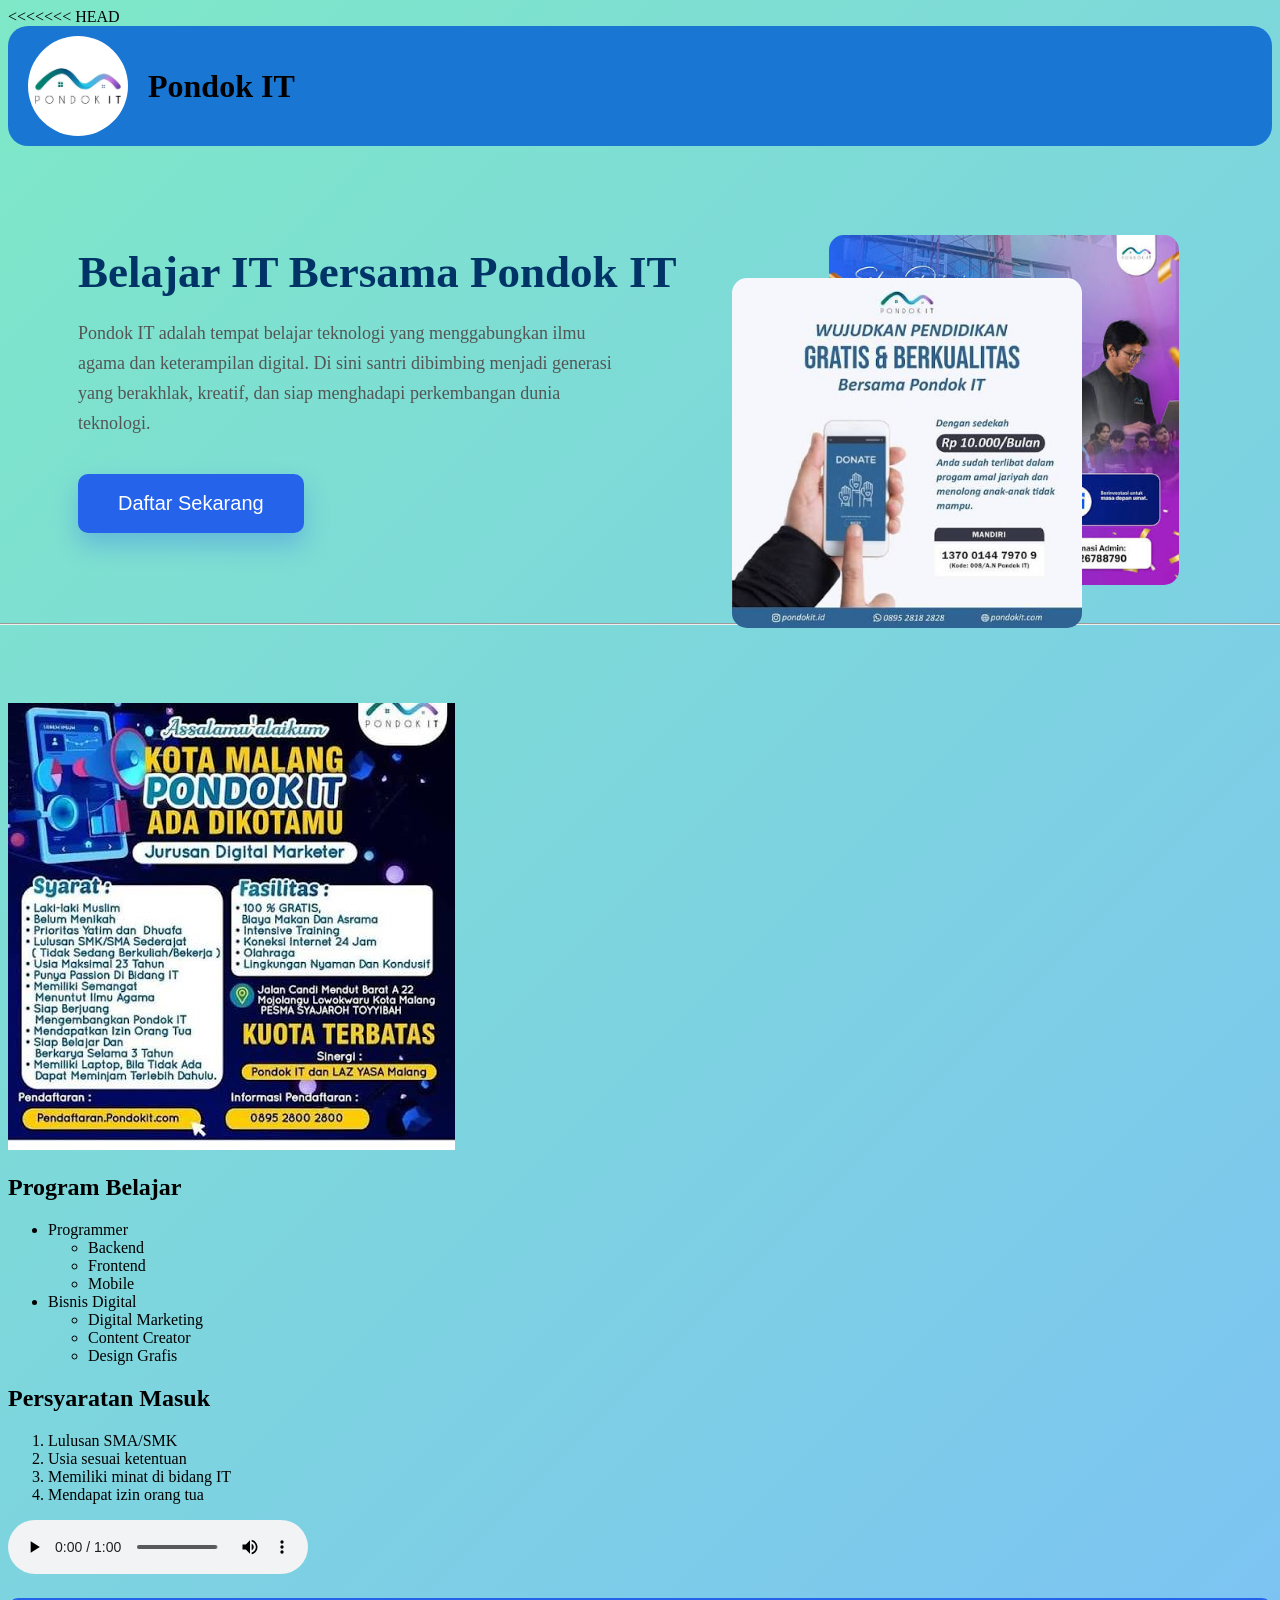
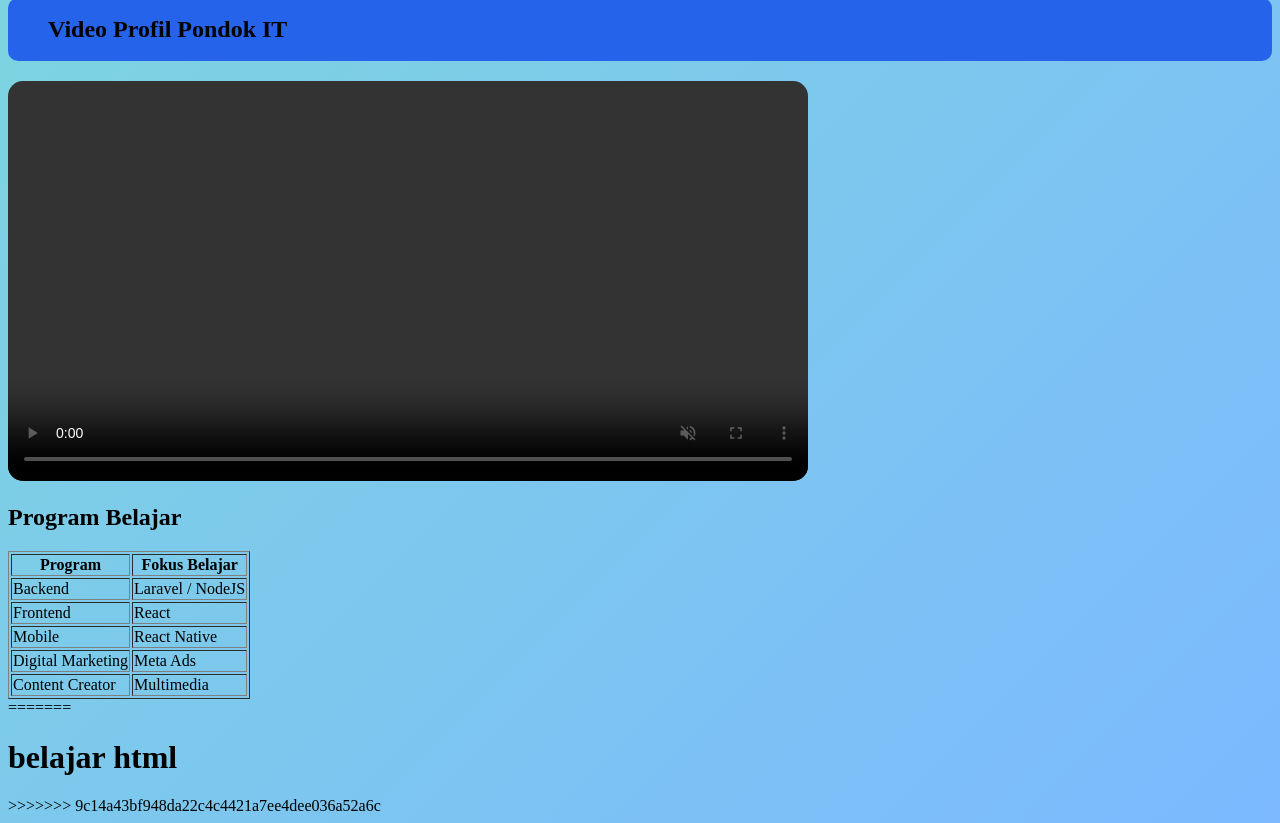
<file: index.html>
<!DOCTYPE html>
<<<<<<< HEAD
<html lang="en">

<head>
    <link rel="stylesheet" href="style.css">
    <meta charset="UTF-8">
    <meta name="viewport" content="width=device-width, initial-scale=1.0">
    <title>Pondok IT</title>
</head>

<body class="body">
    <div class="header">
        <img src="images/images (8).jpg" width="100" alt="Logo">
        <h1>Pondok IT</h1>
    </div>
    <div class="tampilan">
        <div class="gambar">
            <img src="images/images (10).jpg" class="foto2" alt="foto2">
            <img src="images/images (12).jpg" class="foto1" alt="foto1">
        </div>

        <div class="deskripsi">
            <h1>Belajar IT Bersama Pondok IT</h1>

            <p>
                Pondok IT adalah tempat belajar teknologi yang menggabungkan
                ilmu agama dan keterampilan digital. Di sini santri dibimbing
                menjadi generasi yang berakhlak, kreatif, dan siap menghadapi
                perkembangan dunia teknologi.
            </p><br>

            <button>Daftar Sekarang</button><br>
            <hr>
        </div>
    </div>

    <div>
        <div class="list">
            <img src="images/images (13).jpg" alt="Pondok IT">
        </div>
        <h2>Program Belajar</h2>

        <ul>
            <li>Programmer
                <ul>
                    <li>Backend</li>
                    <li>Frontend</li>
                    <li>Mobile</li>
                </ul>
            </li>

            <li>Bisnis Digital
                <ul>
                    <li>Digital Marketing</li>
                    <li>Content Creator</li>
                    <li>Design Grafis</li>
                </ul>
            </li>
        </ul>

        <h2>Persyaratan Masuk</h2>

        <ol>
            <li>Lulusan SMA/SMK</li>
            <li>Usia sesuai ketentuan</li>
            <li>Memiliki minat di bidang IT</li>
            <li>Mendapat izin orang tua</li>
        </ol>


    </div>
    <audio controls>
        <source src="audios/manis dan pahit.mp3" type="audio/mpeg">
        Browser Anda tidak mendukung audio.
    </audio>

    <div class="video">
        <h2 class="Profil">Video Profil Pondok IT</h2>
        <video width="700" controls outoplay muted loop>
            <source src="videos/pendatang.mp4" type="video/mp4">
        </video>
    </div>

    <h2>Program Belajar</h2>

    <table border="1">
        <tr>
            <th>Program</th>
            <th>Fokus Belajar</th>
        </tr>

        <tr>
            <td>Backend</td>
            <td>Laravel / NodeJS</td>
        </tr>

        <tr>
            <td>Frontend</td>
            <td>React</td>
        </tr>

        <tr>
            <td>Mobile</td>
            <td>React Native</td>
        </tr>

        <tr>
            <td>Digital Marketing</td>
            <td>Meta Ads</td>
        </tr>

        <tr>
            <td>Content Creator</td>
            <td>Multimedia</td>
        </tr>
    </table>
</body>

=======
<html>
    <head>
        <title>Pondok IT</title>
    </head>
    <body>
        <H1>belajar html</H1>
    </body>
>>>>>>> 9c14a43bf948da22c4c4421a7ee4dee036a52a6c
</html>
</file>
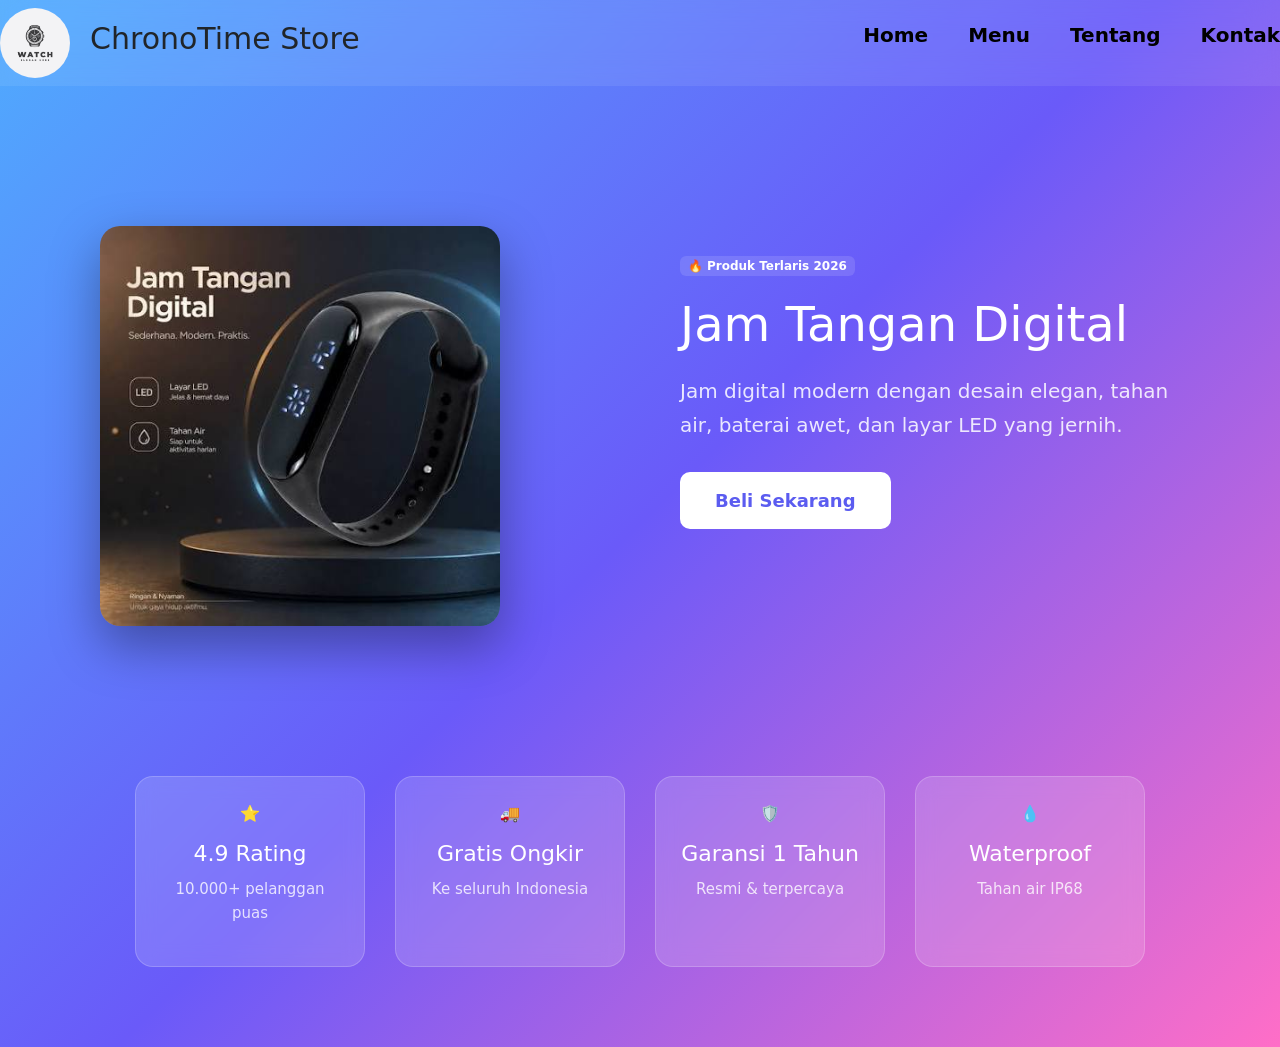
<file: evakuasi-02/index.html>
<!doctype html>
<html lang="en">
  <head>
    <meta charset="UTF-8" />
    <meta name="viewport" content="width=device-width, initial-scale=1.0" />
    <title>Document</title>
    <link rel="stylesheet" href="style.css" />
    <link
      href="https://cdn.jsdelivr.net/npm/bootstrap@5.3.8/dist/css/bootstrap.min.css"
      rel="stylesheet"
      integrity="sha384-sRIl4kxILFvY47J16cr9ZwB07vP4J8+LH7qKQnuqkuIAvNWLzeN8tE5YBujZqJLB"
      crossorigin="anonymous"
    />
  </head>
  <body>
    <nav class="navbar">
      <div class="logo">
        <img src="asset/images (26).jpg" alt="logo" />

        <h1>ChronoTime Store</h1>
      </div>
      <ul>
        <li><a href="#">Home</a></li>
        <li><a href="#">Menu</a></li>
        <li><a href="#">Tentang</a></li>
        <li><a href="#">Kontak</a></li>
      </ul>
    </nav>

    <div class="hero">
      <img src="asset/images (25).jpg" class="images" alt="Jam Digital" />

      <div class="hero-text">
        <span class="badge">🔥 Produk Terlaris 2026</span>
        <h1>Jam Tangan Digital</h1>

        <p>
          Jam digital modern dengan desain elegan, tahan air, baterai awet, dan
          layar LED yang jernih.
        </p>

        <button>Beli Sekarang</button>
      </div>
    </div>

    <section class="info">
      <div class="info-item">
        ⭐
        <h3>4.9 Rating</h3>
        <p>10.000+ pelanggan puas</p>
      </div>

      <div class="info-item">
        🚚
        <h3>Gratis Ongkir</h3>
        <p>Ke seluruh Indonesia</p>
      </div>

      <div class="info-item">
        🛡️
        <h3>Garansi 1 Tahun</h3>
        <p>Resmi & terpercaya</p>
      </div>

      <div class="info-item">
        💧
        <h3>Waterproof</h3>
        <p>Tahan air IP68</p>
      </div>
    </section>
  </body>
</html>
</file>
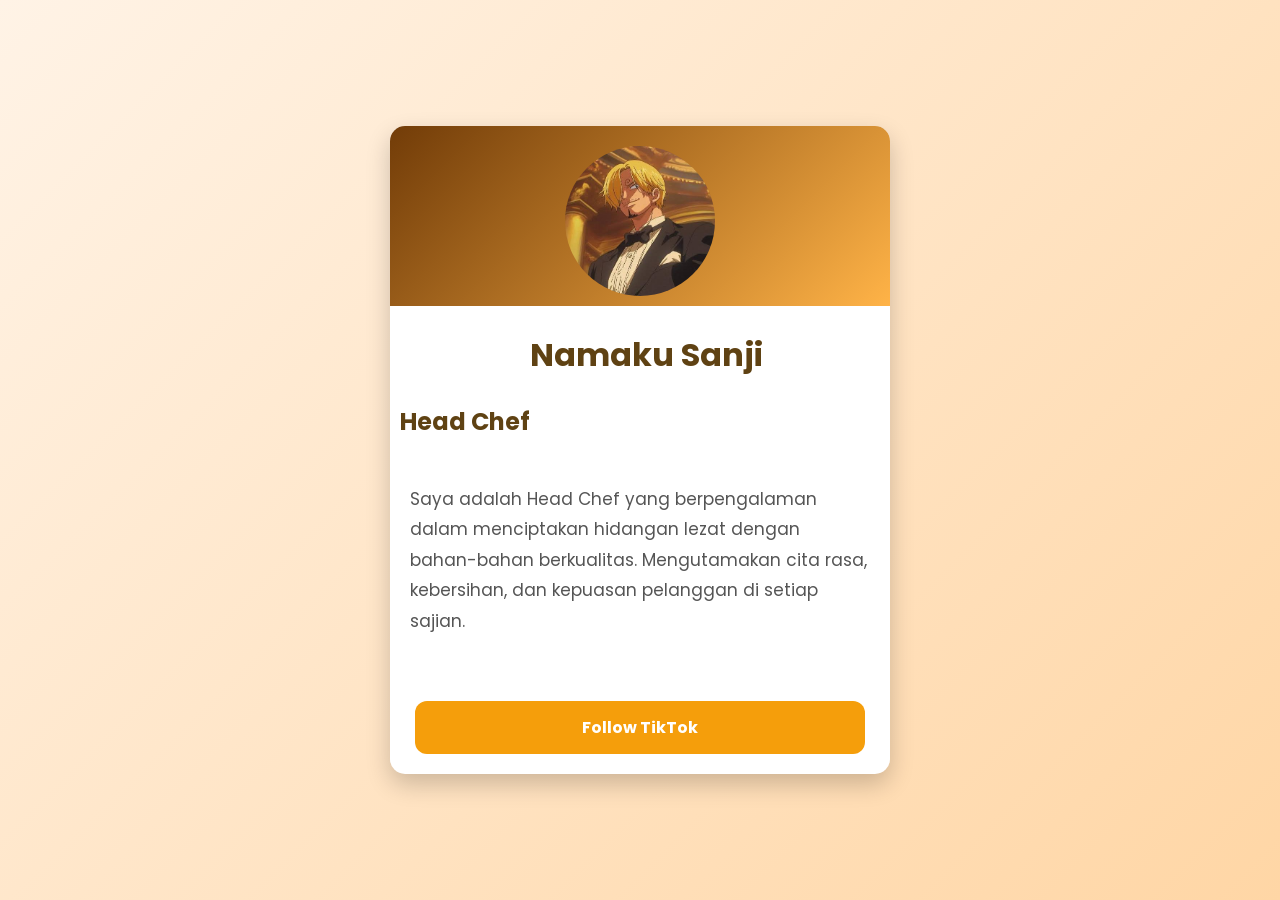
<file: pertemuan-10/index.html>
<!doctype html>
<html lang="en">
  <head>
    <meta charset="UTF-8" />
    <meta name="viewport" content="width=device-width, initial-scale=1.0" />
    <title>provil card</title>
    <link rel="stylesheet" href="style.css" />
    <link rel="preconnect" href="https://fonts.googleapis.com" />
    <link rel="preconnect" href="https://fonts.gstatic.com" crossorigin />
    <link
      href="https://fonts.googleapis.com/css2?family=Poppins:wght@300;400;500;600;700&display=swap"
      rel="stylesheet"
    />
  </head>
  <body>
    <div class="card">
      <div class="profile-header">
        <img src="asset/images (24).jpg" alt="foto profile" />
      </div>
      <br />
      <div class="card-body">
        <h1>Namaku Sanji</h1>
        <br />

        <h2>Head Chef</h2>
        <br />

        <p>
          Saya adalah Head Chef yang berpengalaman dalam menciptakan hidangan
          lezat dengan bahan-bahan berkualitas. Mengutamakan cita rasa,
          kebersihan, dan kepuasan pelanggan di setiap sajian.
        </p>
        <br />
      </div>
      <div class="button">
        <a
          href="https://www.tiktok.com/@skysanjisan?is_from_webapp=1&sender_device=pc"
          target="_blank"
          class="btn"
        >
          Follow TikTok
        </a>
      </div>
    </div>
  </body>
</html>
</file>
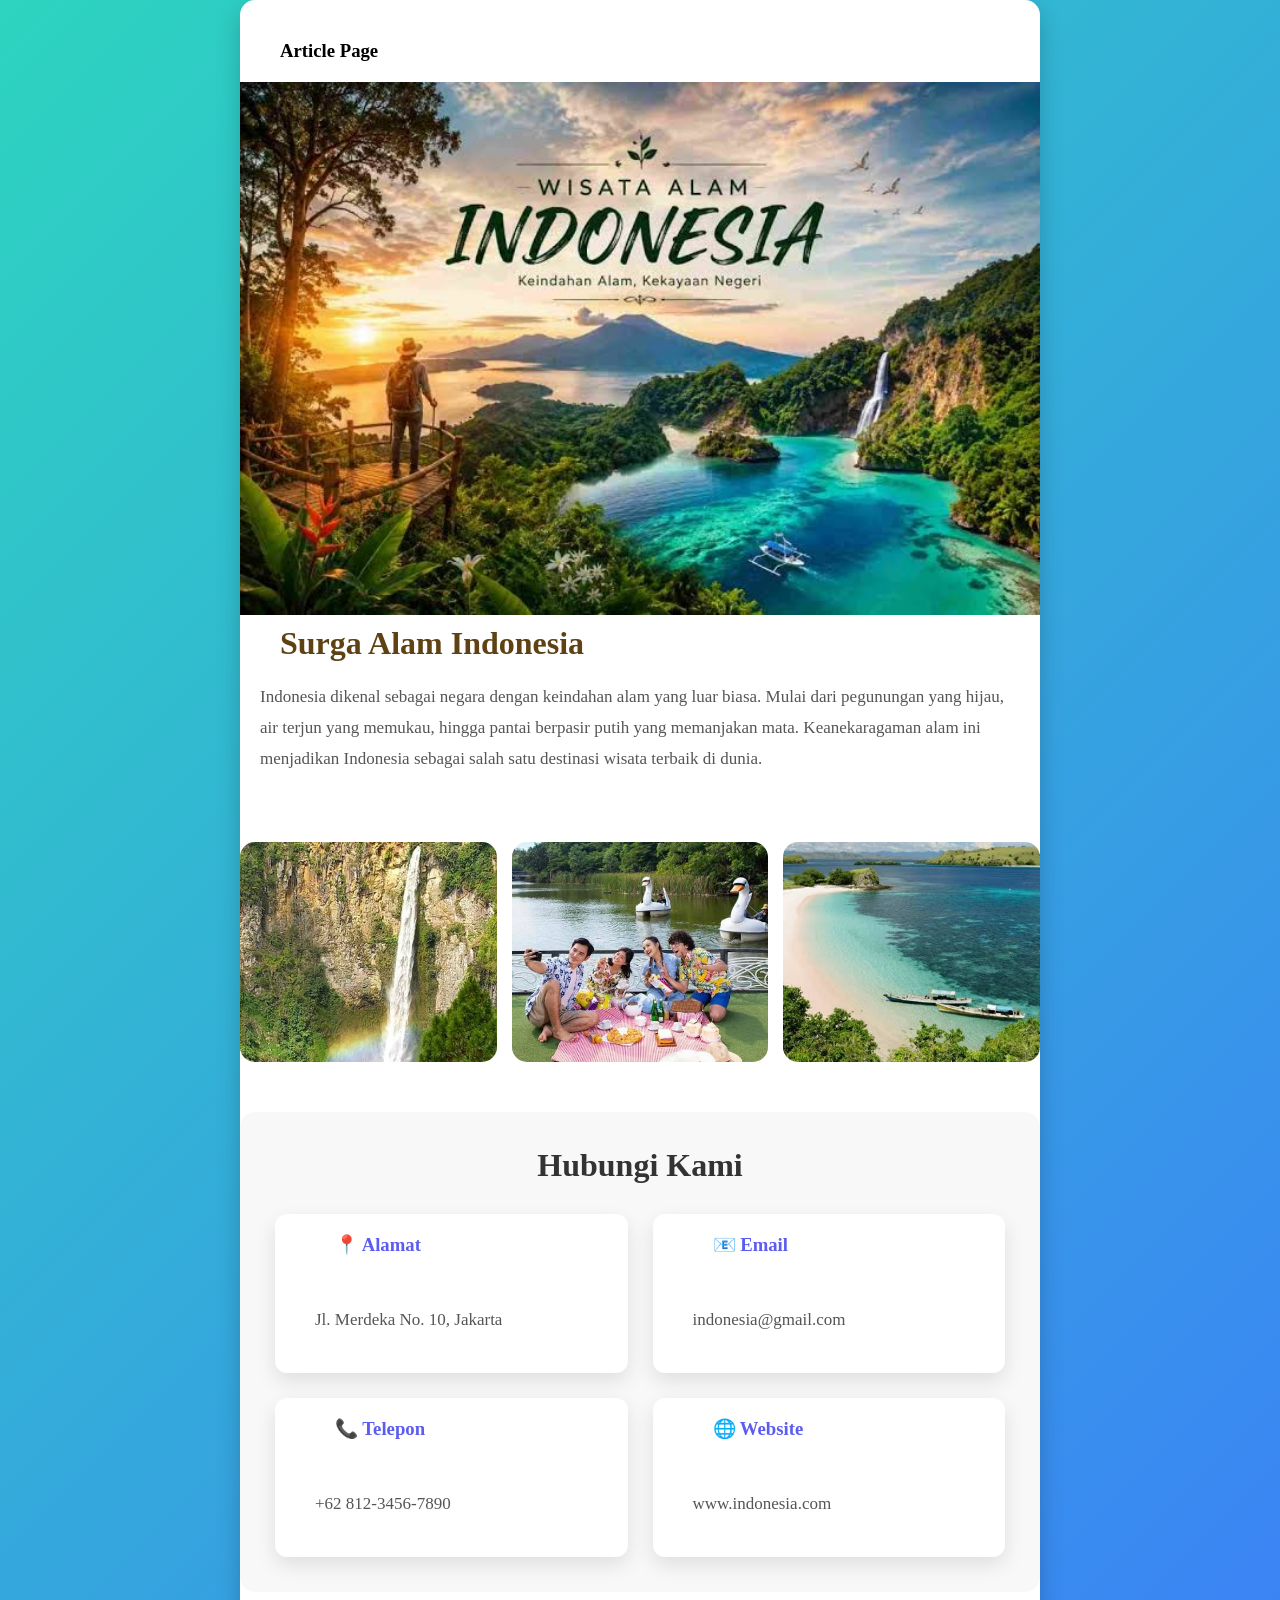
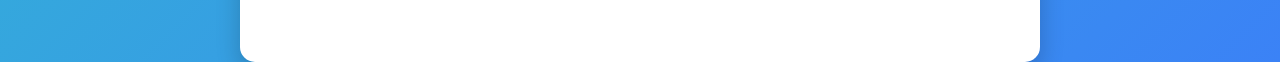
<file: pertemuan-11/index.html>
<!doctype html>
<html lang="en">
  <head>
    <meta charset="UTF-8" />
    <meta name="viewport" content="width=device-width, initial-scale=1.0" />
    <title>articel-card</title>
    <link rel="stylesheet" href="style.css" />
  </head>
  <body>
    <div class="card">
      <h3>Article Page</h3>
      <img src="asset/images (27).jpg" alt="gambar" />

      <h1>Surga Alam Indonesia</h1>

      <p>
        Indonesia dikenal sebagai negara dengan keindahan alam yang luar biasa.
        Mulai dari pegunungan yang hijau, air terjun yang memukau, hingga pantai
        berpasir putih yang memanjakan mata. Keanekaragaman alam ini menjadikan
        Indonesia sebagai salah satu destinasi wisata terbaik di dunia.
      </p>
      <br />

      <div class="gallery">
        <img src="asset/images (28).jpg" alt="foto 1" />
        <img src="asset/images (29).jpg" alt="foto 2" />
        <img src="asset/images (30).jpg" alt="foto 3" />
      </div>

      <div class="contact">
        <h2>Hubungi Kami</h2>

        <div class="contact-box">
          <div class="item">
            <h3>📍 Alamat</h3>
            <p>Jl. Merdeka No. 10, Jakarta</p>
          </div>

          <div class="item">
            <h3>📧 Email</h3>
            <p>indonesia@gmail.com</p>
          </div>

          <div class="item">
            <h3>📞 Telepon</h3>
            <p>+62 812-3456-7890</p>
          </div>

          <div class="item">
            <h3>🌐 Website</h3>
            <p>www.indonesia.com</p>
          </div>
        </div>
      </div>
    </div>
  </body>
</html>
</file>
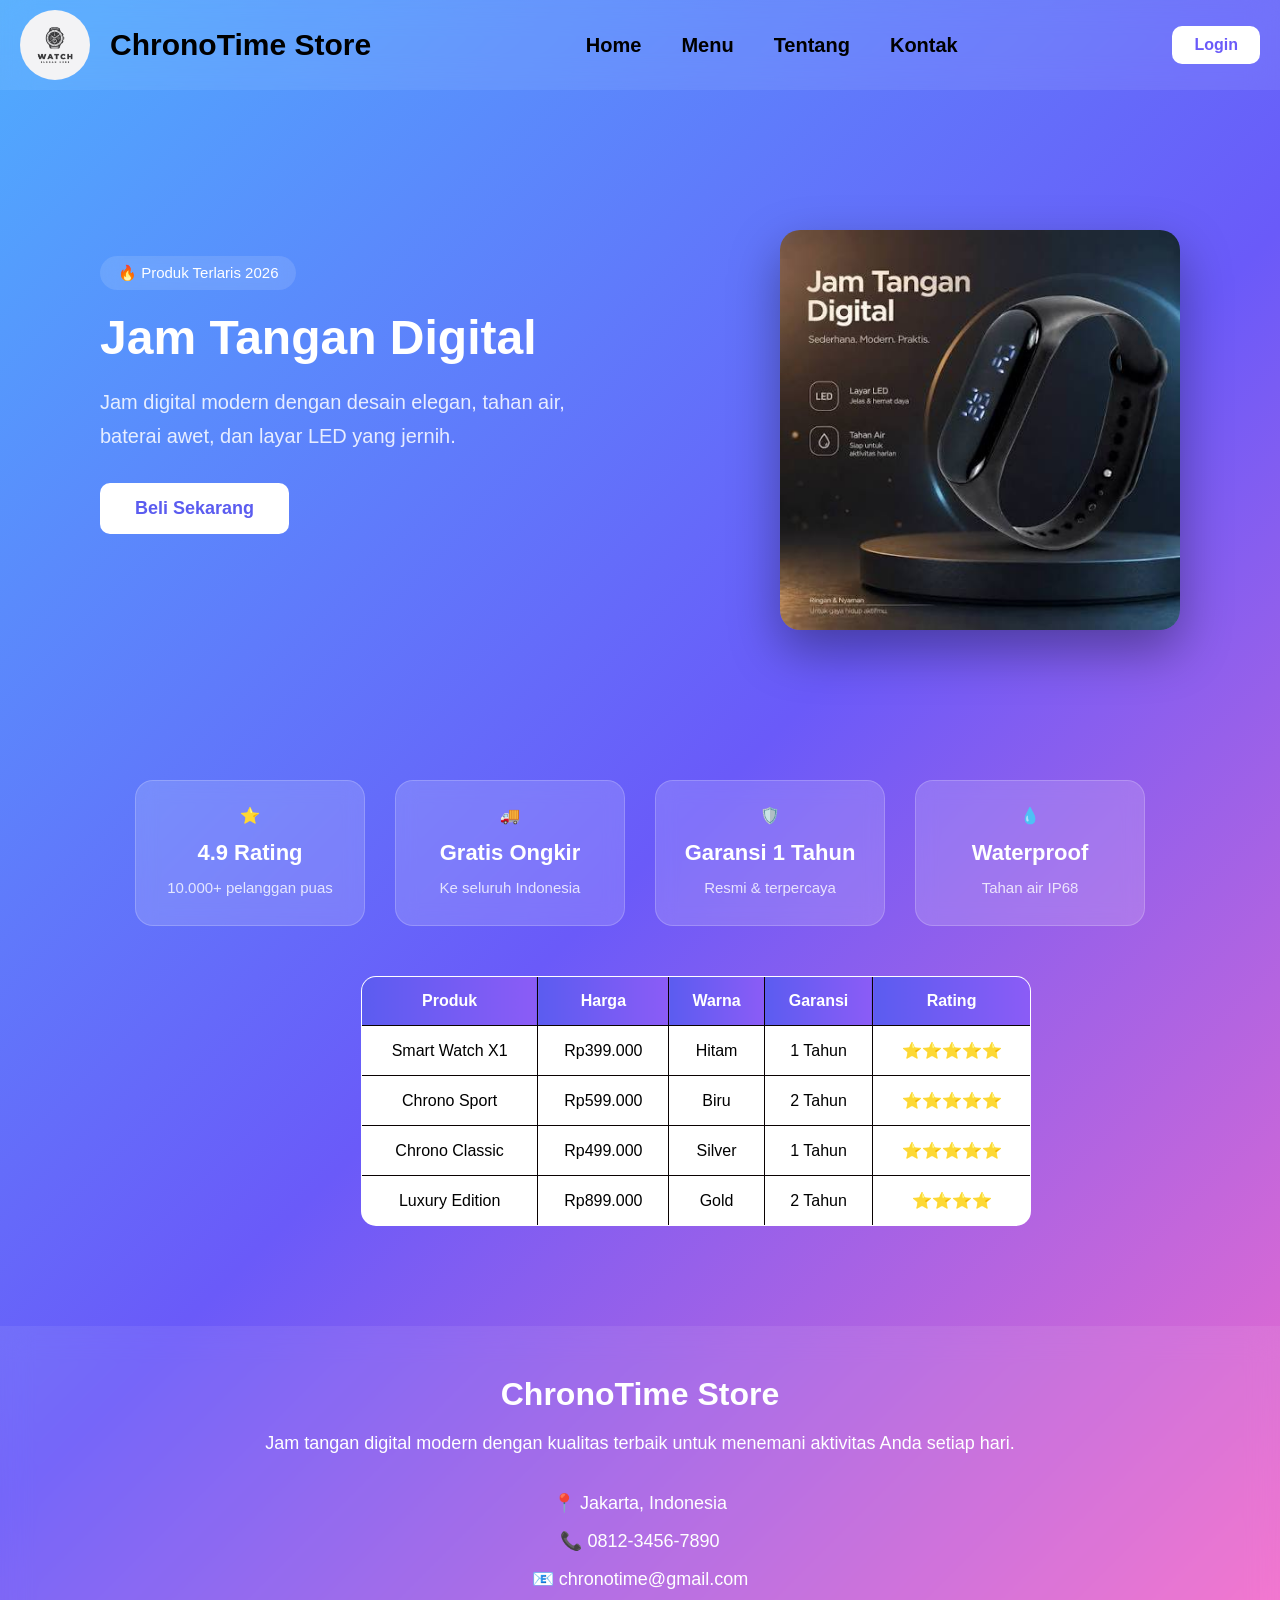
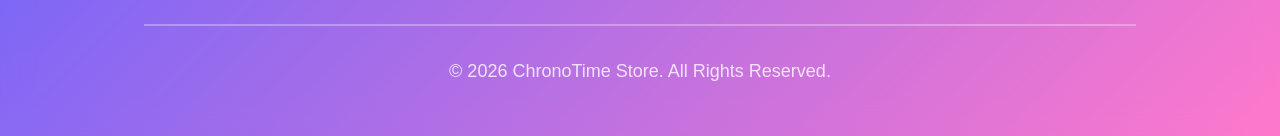
<file: pertemuan-12/index.html>
<!doctype html>
<html lang="en">
  <head>
    <meta charset="UTF-8" />
    <meta name="viewport" content="width=device-width, initial-scale=1.0" />
    <title>Document</title>
    <link rel="stylesheet" href="style.css" />
  </head>
  <body>
    <nav class="navbar">
      <div class="logo">
        <img src="asset/images (26).jpg" alt="logo" />

        <h1>ChronoTime Store</h1>
      </div>
      <ul>
        <li><a href="#">Home</a></li>
        <li><a href="#">Menu</a></li>
        <li><a href="#">Tentang</a></li>
        <li><a href="#">Kontak</a></li>
      </ul>
      <a href="#modal" class="login-btn">Login</a>

      <div id="modal" class="modal">
        <div class="modal-content">
          <h2>Login Akun</h2>

          <form>
            <label>Email</label>
            <input type="email" placeholder="Masukkan email" />

            <label>Password</label>
            <input type="password" placeholder="Masukkan password" />

            <button type="submit">Login</button>

            <a href="#" class="close">Tutup</a>
          </form>
        </div>
      </div>
    </nav>

    <div class="hero">
      <div class="hero-text">
        <span class="badge">🔥 Produk Terlaris 2026</span>
        <h1>Jam Tangan Digital</h1>

        <p>
          Jam digital modern dengan desain elegan, tahan air, baterai awet, dan
          layar LED yang jernih.
        </p>

        <a href="#produk" class="btn">Beli Sekarang</a>
      </div>
      <img src="asset/images (25).jpg" class="images" alt="Jam Digital" />
    </div>

    <section class="info">
      <div class="info-item">
        ⭐
        <h3>4.9 Rating</h3>
        <p>10.000+ pelanggan puas</p>
      </div>

      <div class="info-item">
        🚚
        <h3>Gratis Ongkir</h3>
        <p>Ke seluruh Indonesia</p>
      </div>

      <div class="info-item">
        🛡️
        <h3>Garansi 1 Tahun</h3>
        <p>Resmi & terpercaya</p>
      </div>

      <div class="info-item">
        💧
        <h3>Waterproof</h3>
        <p>Tahan air IP68</p>
      </div>

      <div id="produk">
        <table border="1" cellspacing="0" cellpadding="10">
          <tr>
            <th>Produk</th>
            <th>Harga</th>
            <th>Warna</th>
            <th>Garansi</th>
            <th>Rating</th>
          </tr>

          <tr>
            <td>Smart Watch X1</td>
            <td>Rp399.000</td>
            <td>Hitam</td>
            <td>1 Tahun</td>
            <td>⭐⭐⭐⭐⭐</td>
          </tr>

          <tr>
            <td>Chrono Sport</td>
            <td>Rp599.000</td>
            <td>Biru</td>
            <td>2 Tahun</td>
            <td>⭐⭐⭐⭐⭐</td>
          </tr>

          <tr>
            <td>Chrono Classic</td>
            <td>Rp499.000</td>
            <td>Silver</td>
            <td>1 Tahun</td>
            <td>⭐⭐⭐⭐⭐</td>
          </tr>

          <tr>
            <td>Luxury Edition</td>
            <td>Rp899.000</td>
            <td>Gold</td>
            <td>2 Tahun</td>
            <td>⭐⭐⭐⭐</td>
          </tr>
        </table>
      </div>
    </section>

    <footer class="footer">
      <h2>ChronoTime Store</h2>

      <p>
        Jam tangan digital modern dengan kualitas terbaik untuk menemani
        aktivitas Anda setiap hari.
      </p>

      <div class="footer-contact">
        <p>📍 Jakarta, Indonesia</p>
        <p>📞 0812-3456-7890</p>
        <p>📧 chronotime@gmail.com</p>
      </div>

      <hr />

      <p class="copyright">© 2026 ChronoTime Store. All Rights Reserved.</p>
    </footer>
  </body>
</html>
</file>
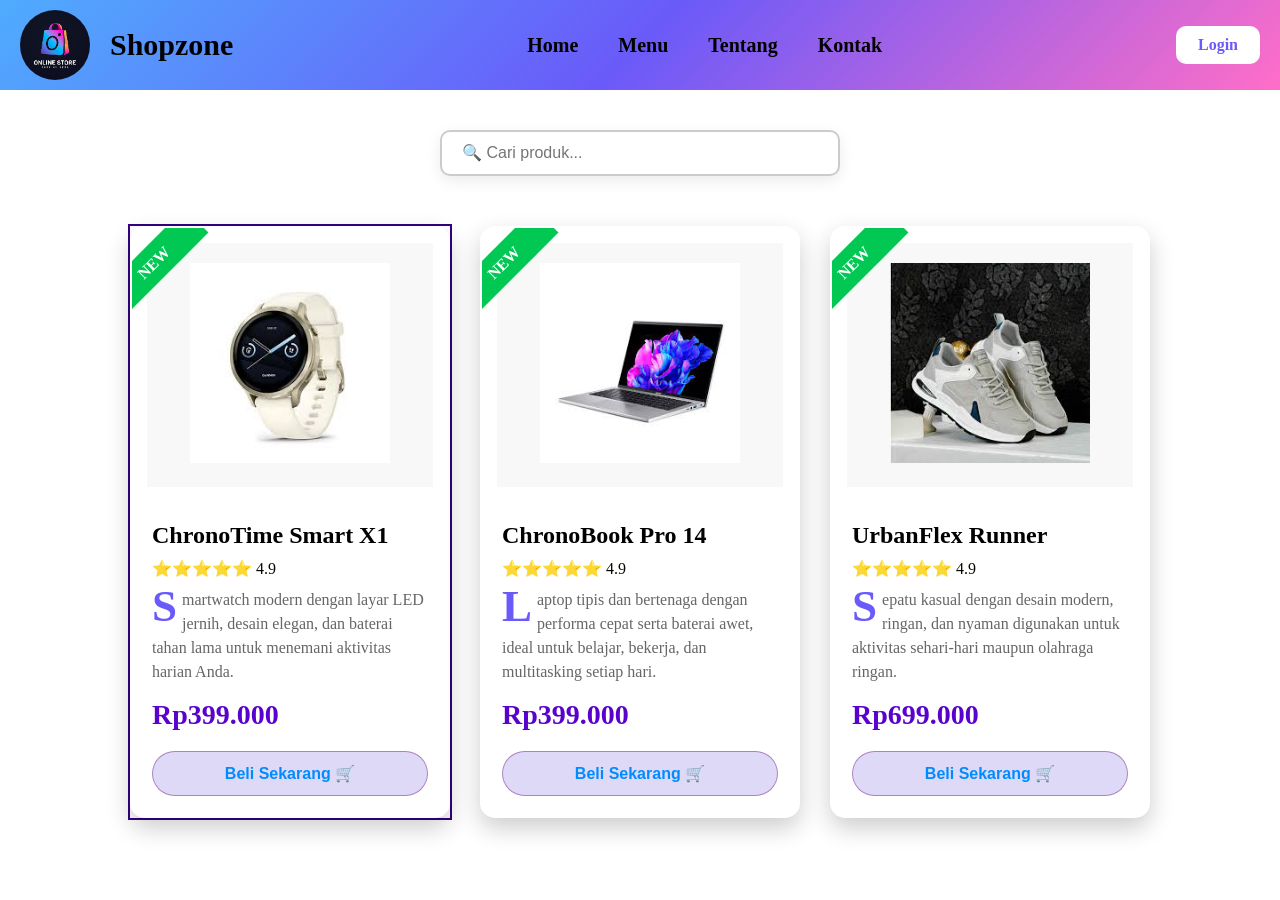
<file: pertemuan-13/index.html>
<!doctype html>
<html lang="en">
  <head>
    <meta charset="UTF-8" />
    <meta name="viewport" content="width=device-width, initial-scale=1.0" />
    <title>Card product</title>
    <link rel="stylesheet" href="style.css" />
  </head>
  <body>
    <nav class="navbar">
      <div class="logo">
        <img src="asset/images (31).jpg" alt="logo" />

        <h1>Shopzone</h1>
      </div>
      <ul>
        <li><a href="#">Home</a></li>
        <li><a href="#">Menu</a></li>
        <li><a href="#">Tentang</a></li>
        <li><a href="#">Kontak</a></li>
      </ul>
      <a href="#modal" class="login-btn">Login</a>

      <div id="modal" class="modal">
        <div class="modal-content">
          <h2>Login Akun</h2>

          <form>
            <label>Email</label>
            <input type="email" placeholder="Masukkan email" />

            <label>Password</label>
            <input type="password" placeholder="Masukkan password" />

            <button type="submit">Login</button>

            <a href="#" class="close">Tutup</a>
          </form>
        </div>
      </div>
    </nav>

    <form class="search-box">
      <input type="search" placeholder="🔍 Cari produk..." />
    </form>

    <div class="produk">
      <!-- card 2 -->
      <div class="container-card">
        <div class="card">
          <div class="card-img">
            <img src="asset/images (33).jpg" alt="Roti Coklat" />
          </div>

          <div class="card-body">
            <h2>ChronoTime Smart X1</h2>

            <p class="rating">⭐⭐⭐⭐⭐ 4.9</p>

            <p class="desc">
              Smartwatch modern dengan layar LED jernih, desain elegan, dan
              baterai tahan lama untuk menemani aktivitas harian Anda.
            </p>

            <h3 class="price">Rp399.000</h3>

            <button>Beli Sekarang 🛒</button>
          </div>
        </div>
      </div>

      <!--card 2 -->
      <div class="container-card">
        <div class="card">
          <div class="card-img">
            <img src="asset/images (32).jpg" alt="Roti Coklat" />
          </div>

          <div class="card-body">
            <h2>ChronoBook Pro 14</h2>

            <p class="rating">⭐⭐⭐⭐⭐ 4.9</p>

            <p class="desc">
              Laptop tipis dan bertenaga dengan performa cepat serta baterai
              awet, ideal untuk belajar, bekerja, dan multitasking setiap hari.
            </p>

            <h3 class="price">Rp399.000</h3>
            <button>Beli Sekarang 🛒</button>
          </div>
        </div>
      </div>

      <!-- card 3 -->
      <div class="container-card">
        <div class="card">
          <div class="card-img">
            <img src="asset/images(34).jpg" alt="Roti Coklat" />
          </div>

          <div class="card-body">
            <h2>UrbanFlex Runner</h2>

            <p class="rating">⭐⭐⭐⭐⭐ 4.9</p>

            <p class="desc">
              Sepatu kasual dengan desain modern, ringan, dan nyaman digunakan
              untuk aktivitas sehari-hari maupun olahraga ringan.
            </p>

            <h3 class="price">Rp699.000</h3>
            <button>Beli Sekarang 🛒</button>
          </div>
        </div>
      </div>
    </div>
  </body>
</html>
</file>
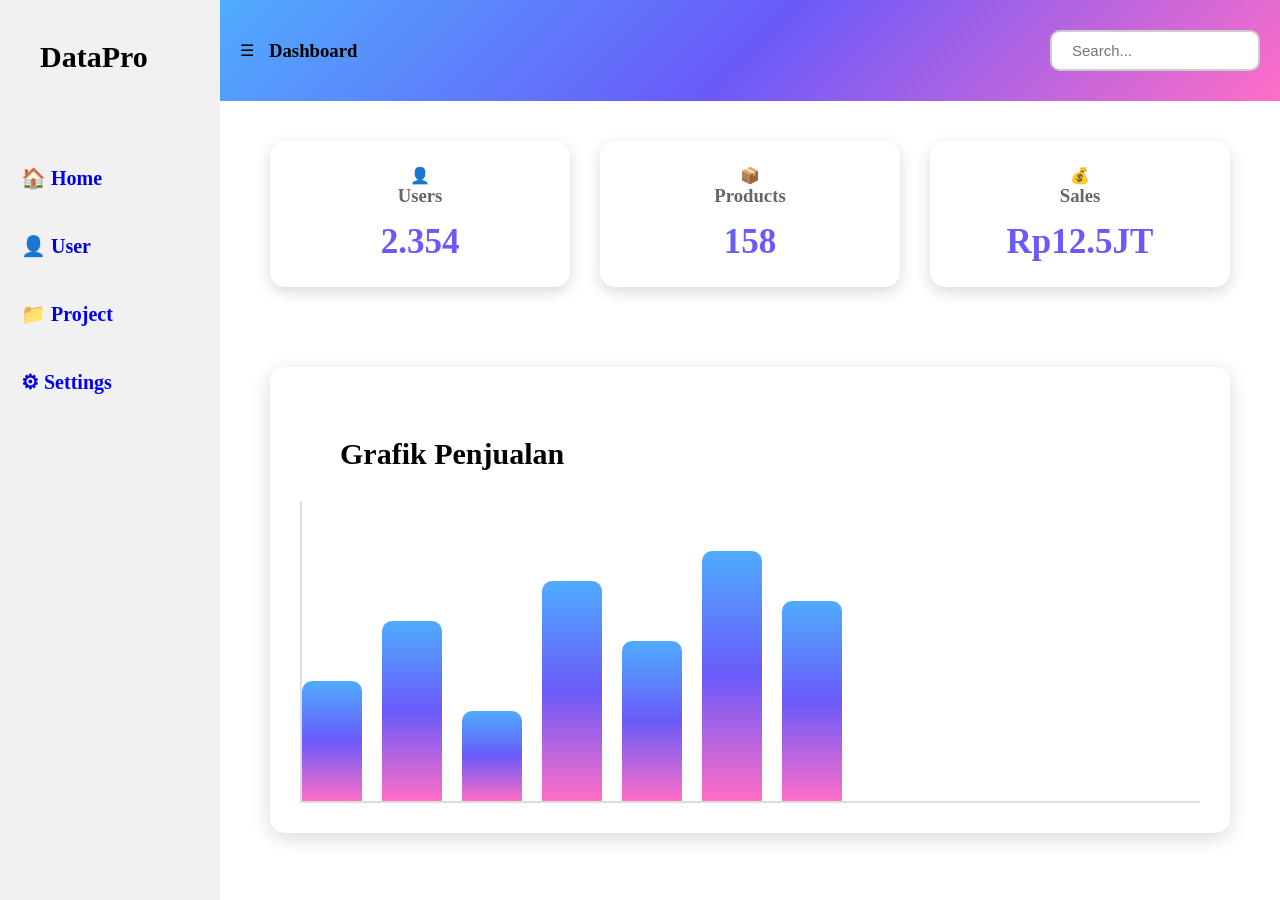
<file: pertemuan-14/index.html>
<!doctype html>
<html lang="en">
  <head>
    <meta charset="UTF-8" />
    <meta name="viewport" content="width=device-width, initial-scale=1.0" />
    <title>Dashboard</title>
    <link rel="stylesheet" href="style.css" />
  </head>
  <body>
    <body>
      <!-- Sidebar -->
      <aside class="sidebar">
        
        <h2>DataPro</h2>

        <ul>
          <li><a href="#">🏠 Home</a></li>
          <li><a href="#">👤 User</a></li>
          <li><a href="#">📁 Project</a></li>
          <li><a href="#">⚙ Settings</a></li>
        </ul>
      </aside>

      <!-- Isi -->
      <div class="main-content">
        <!-- Navbar -->
        <nav class="navbar">
          <div class="left">
            <span class="menu">☰</span>
            <h3>Dashboard</h3>
          </div>

          <form class="search-box">
            <input type="search" placeholder="Search..." />
          </form>
        </nav>

        <!-- Card -->
        <div class="dashboard-card">
          <div class="card">
            <div class="icon">👤</div>
            <h3>Users</h3>
            <h2>2.354</h2>
          </div>

          <div class="card">
            <div class="icon">📦</div>
            <h3>Products</h3>
            <h2>158</h2>
          </div>

          <div class="card">
            <div class="icon">💰</div>
            <h3>Sales</h3>
            <h2>Rp12.5JT</h2>
          </div>
        </div>
        
        <div class="chart-card">
            <h2>Grafik Penjualan</h2>
            
            <div class="chart">
                <div class="bar" style="height: 120px"></div>
                <div class="bar" style="height: 180px"></div>
                <div class="bar" style="height: 90px"></div>
                <div class="bar" style="height: 220px"></div>
                <div class="bar" style="height: 160px"></div>
                <div class="bar" style="height: 250px"></div>
                <div class="bar" style="height: 200px"></div>
            </div>
        </div>
    </div>
    </body>
  </body>
</html>
</file>
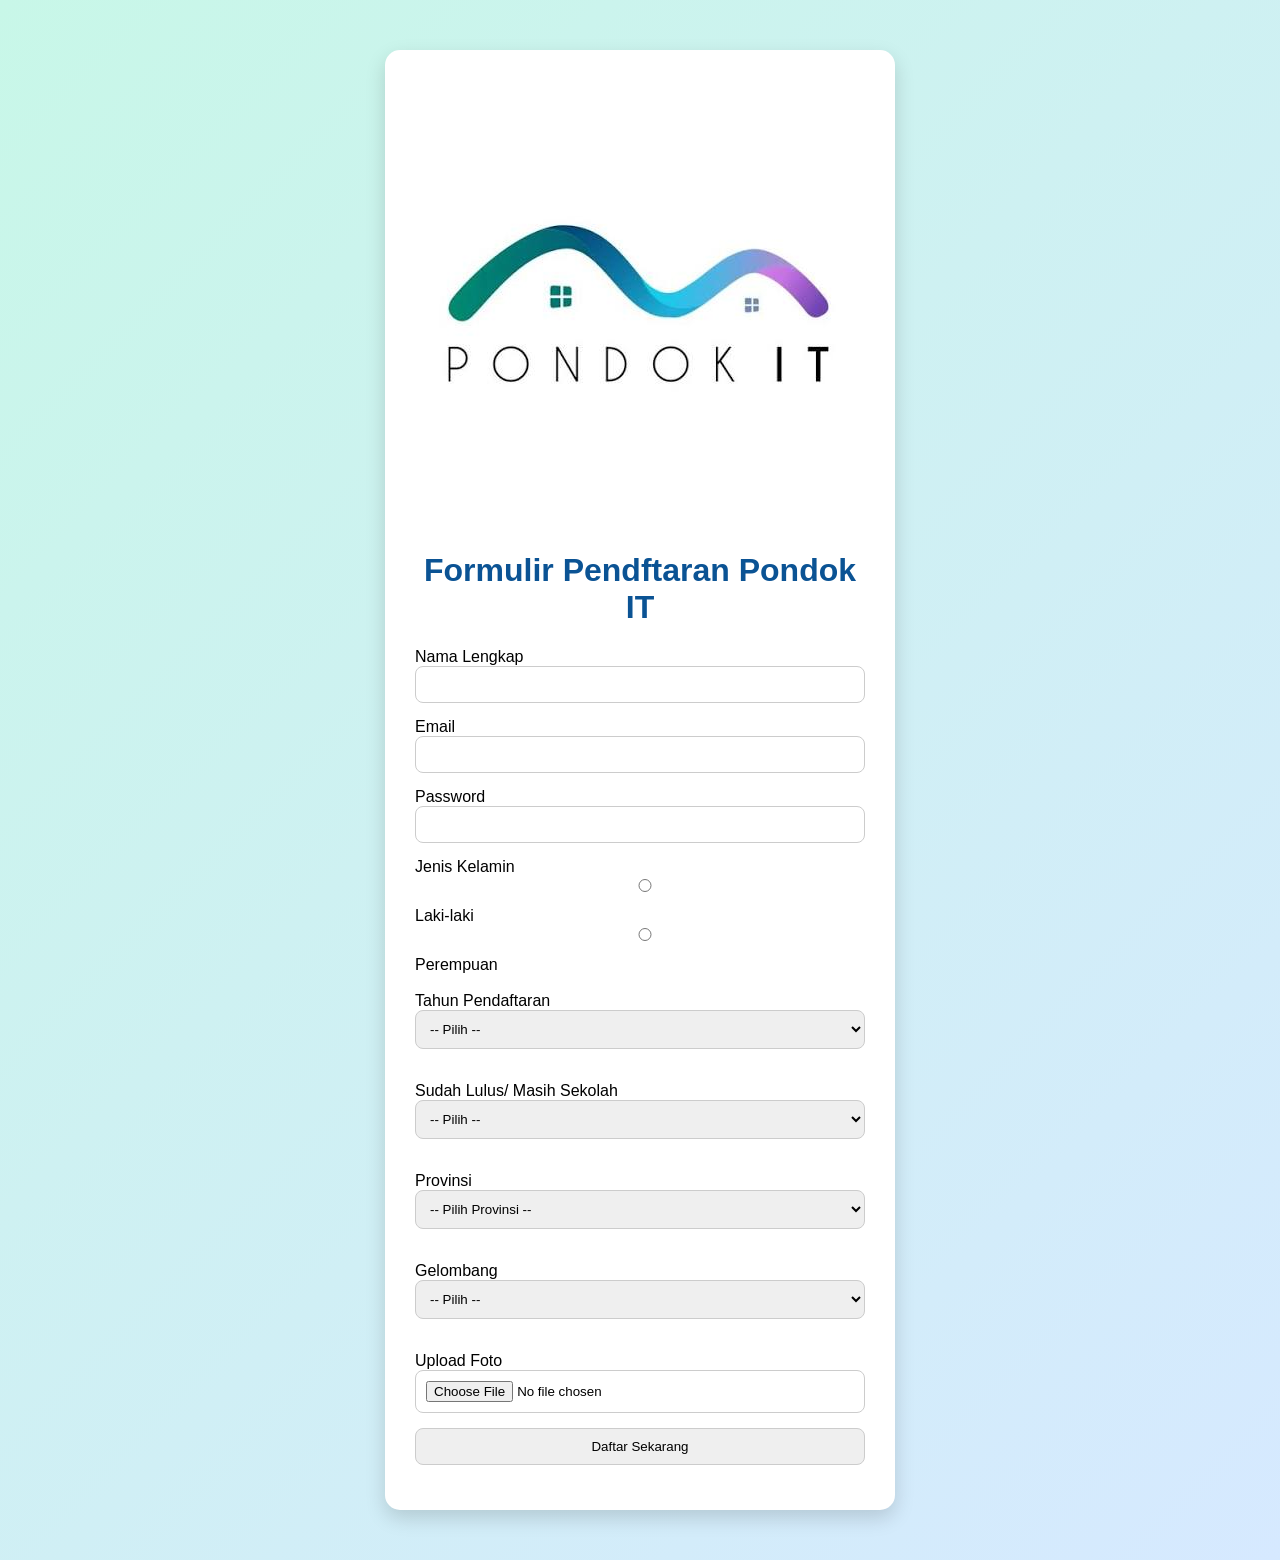
<file: pertemuan-5/index.html>
<!DOCTYPE html>
<html lang="en">

<head>
    <meta charset="UTF-8">
    <meta name="viewport" content="width=device-width, initial-scale=1.0">
    <title>Formulir Pendaftaran</title>
</head>

<body>
    <link rel="stylesheet" href="style.css">
    <div class="container">
        <img src="images (8).jpg" alt="">

        <h1>Formulir Pendftaran Pondok IT</h1>

        <form action="/action_page.php">
            <label for="nama">Nama Lengkap</label><br>
            <input type="text" id="nama" name="nama"><br>
            <label for="Email">Email</label><br>
            <input type="text" id="Email" name="Email"> <br>
            <label for="Password">Password</label><br>
            <input type="password" id="Password" name="Password"><br>

            <label>Jenis Kelamin</label><br>

            <input type="radio" name="jk"> Laki-laki

            <input type="radio" name="jk"> Perempuan
            <br><br>

            <label for="tahun Pendaftaran">Tahun Pendaftaran</label>

            <select name="Tahun Pendaftaran" id="tahun Pendaftaran">
                <option value="">-- Pilih --</option>
                <option value="tahun 2027">Tahun 2027</option>
                <option value="tahun 2028">Tahun 2028</option>
            </select><br><br>

            <label for="Sudah Lulus/ Masih Sekolah">Sudah Lulus/ Masih Sekolah</label>

            <select name="sudah lulus/ masih sekolah" id="sudah lulus/ masih sekolah">
                <option value="">-- Pilih --</option>
                <option value="sudah lulus">sudah lulus</option>
                <option value="masih sekolah">masih sekolah</option>
            </select><br><br>

            <label for="provinsi">Provinsi</label><br>

            <select id="provinsi" name="provinsi">
                <option value="">-- Pilih Provinsi --</option>
                <option value="jabar">Jawa Barat</option>
                <option value="jateng">Jawa Tengah</option>
                <option value="jatim">Jawa Timur</option>
                <option value="banten">Banten</option>
                <option value="dki">DKI Jakarta</option>
                <option>Aceh</option>
                <option>Sumatera Utara</option>
                <option>Sumatera Barat</option>
                <option>Riau</option>
                <option>Kepulauan Riau</option>
                <option>Jambi</option>
                <option>Papua Selatan</option>
                <option>Papua Tengah</option>
                <option>Papua Pegunungan</option>
            </select><br><br>

            <label for="Gelombang">Gelombang</label>

            <select name="Gelombang" id="Gelombang">
                <option value="">-- Pilih --</option>
                <option value="Gelombang 1">Gelombang 2</option>
                <option value="Gelombang 3">Gelombang 3</option>
            </select><br><br>


            <label for="foto">Upload Foto</label><br>
            <input type="file" id="foto" name="foto">

            <input type="submit" value="Daftar Sekarang">
    </div>

    </form>

    
</body>

</html>
</file>
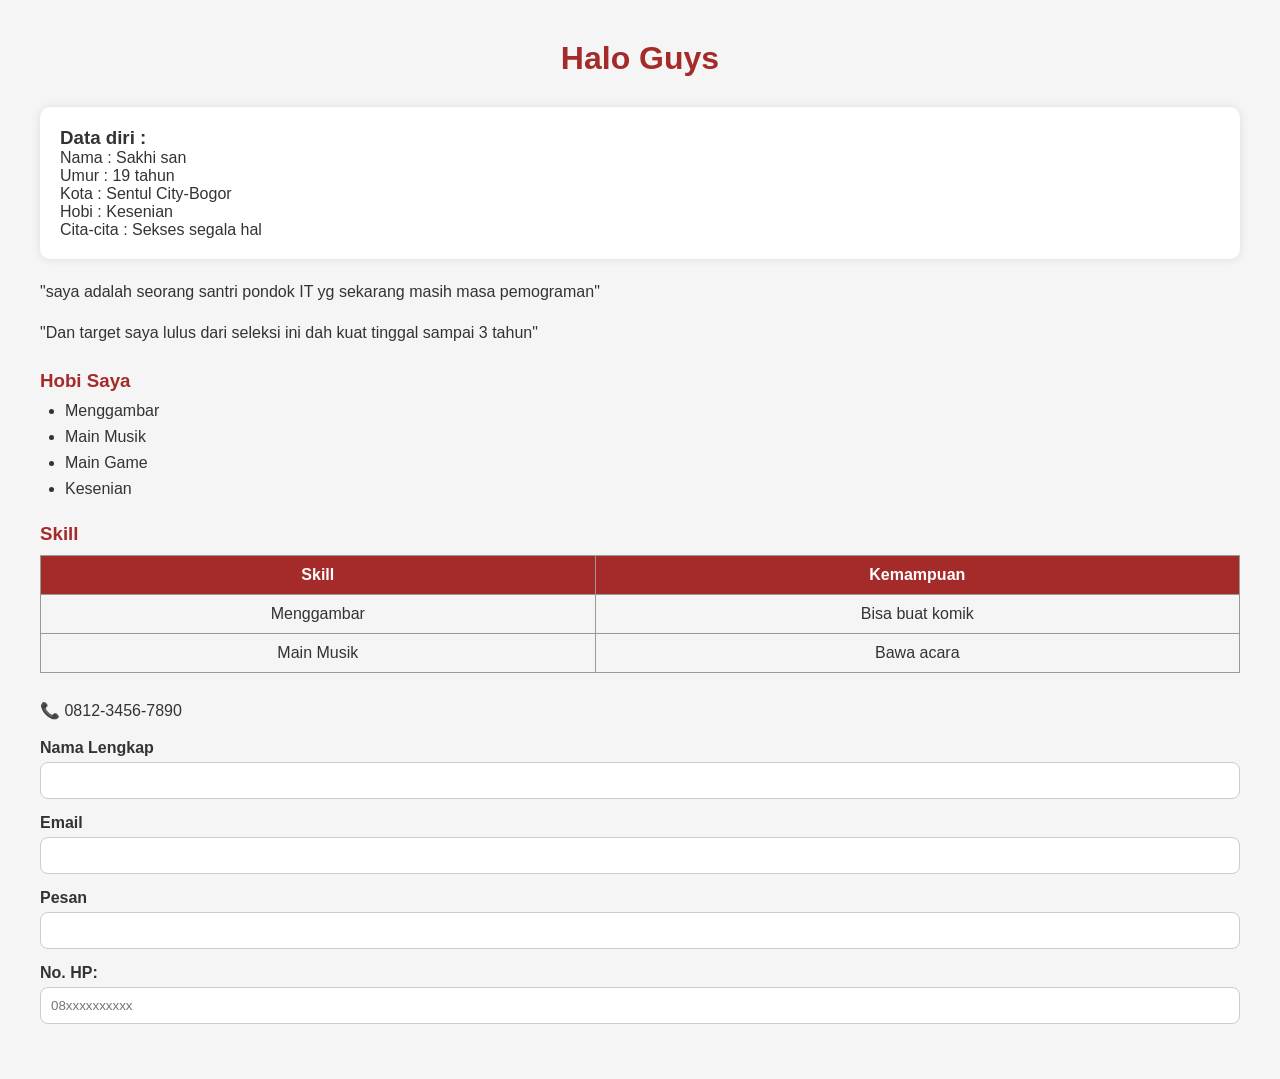
<file: pertemuan-7/index.html>
<!doctype html>
<html lang="en">
  <head>
    <meta charset="UTF-8" />
    <meta name="viewport" content="width=device-width, initial-scale=1.0" />
    <title>Profle</title>
    <link rel="stylesheet" href="style.css" />
  </head>
  <body>
    <h1 id="judul">Halo Guys</h1>

    <div style="margin-top: 30px">
      <h3>Data diri :</h3>
      Nama : Sakhi san <br />
      Umur : 19 tahun <br />
      Kota : Sentul City-Bogor <br />
      Hobi : Kesenian <br />
      Cita-cita : Sekses segala hal <br />
    </div>

    <p>
      "saya adalah seorang santri pondok IT yg sekarang masih masa pemograman"
    </p>
    <p>
      "Dan target saya lulus dari seleksi ini dah kuat tinggal sampai 3 tahun"
    </p>

    <h3 class="Hobi">Hobi Saya</h3>

    <ul>
      <li>Menggambar</li>
      <li>Main Musik</li>
      <li>Main Game</li>
      <li>Kesenian</li>
    </ul>

    <h3 class="skill">Skill</h3>
    <table border="1" cellspacing="0" cellpadding="10">
      <tr>
        <th>Skill</th>
        <th>Kemampuan</th> 
      </tr>

      <tr>
        <td>Menggambar</td>
        <td>Bisa buat komik</td>
      </tr>

      <tr>
        <td>Main Musik</td>
        <td>Bawa acara</td>
      </tr>
    </table>
    <p>📞 0812-3456-7890</p>

    <label for="nama">Nama Lengkap</label><br />
    <input type="text" id="nama" name="nama" /><br />
    <label for="Email">Email</label><br />
    <input type="text" id="Email" name="Email" /> <br />
    <label for="pesan">Pesan</label><br />
    <input type="pesan" id="pesan" name="pesan" /><br />
    <label for="nohp">No. HP:</label><br>
    <input type="tel" id="nohp" name="nohp" placeholder="08xxxxxxxxxx" />
  </body>
</html>
</file>
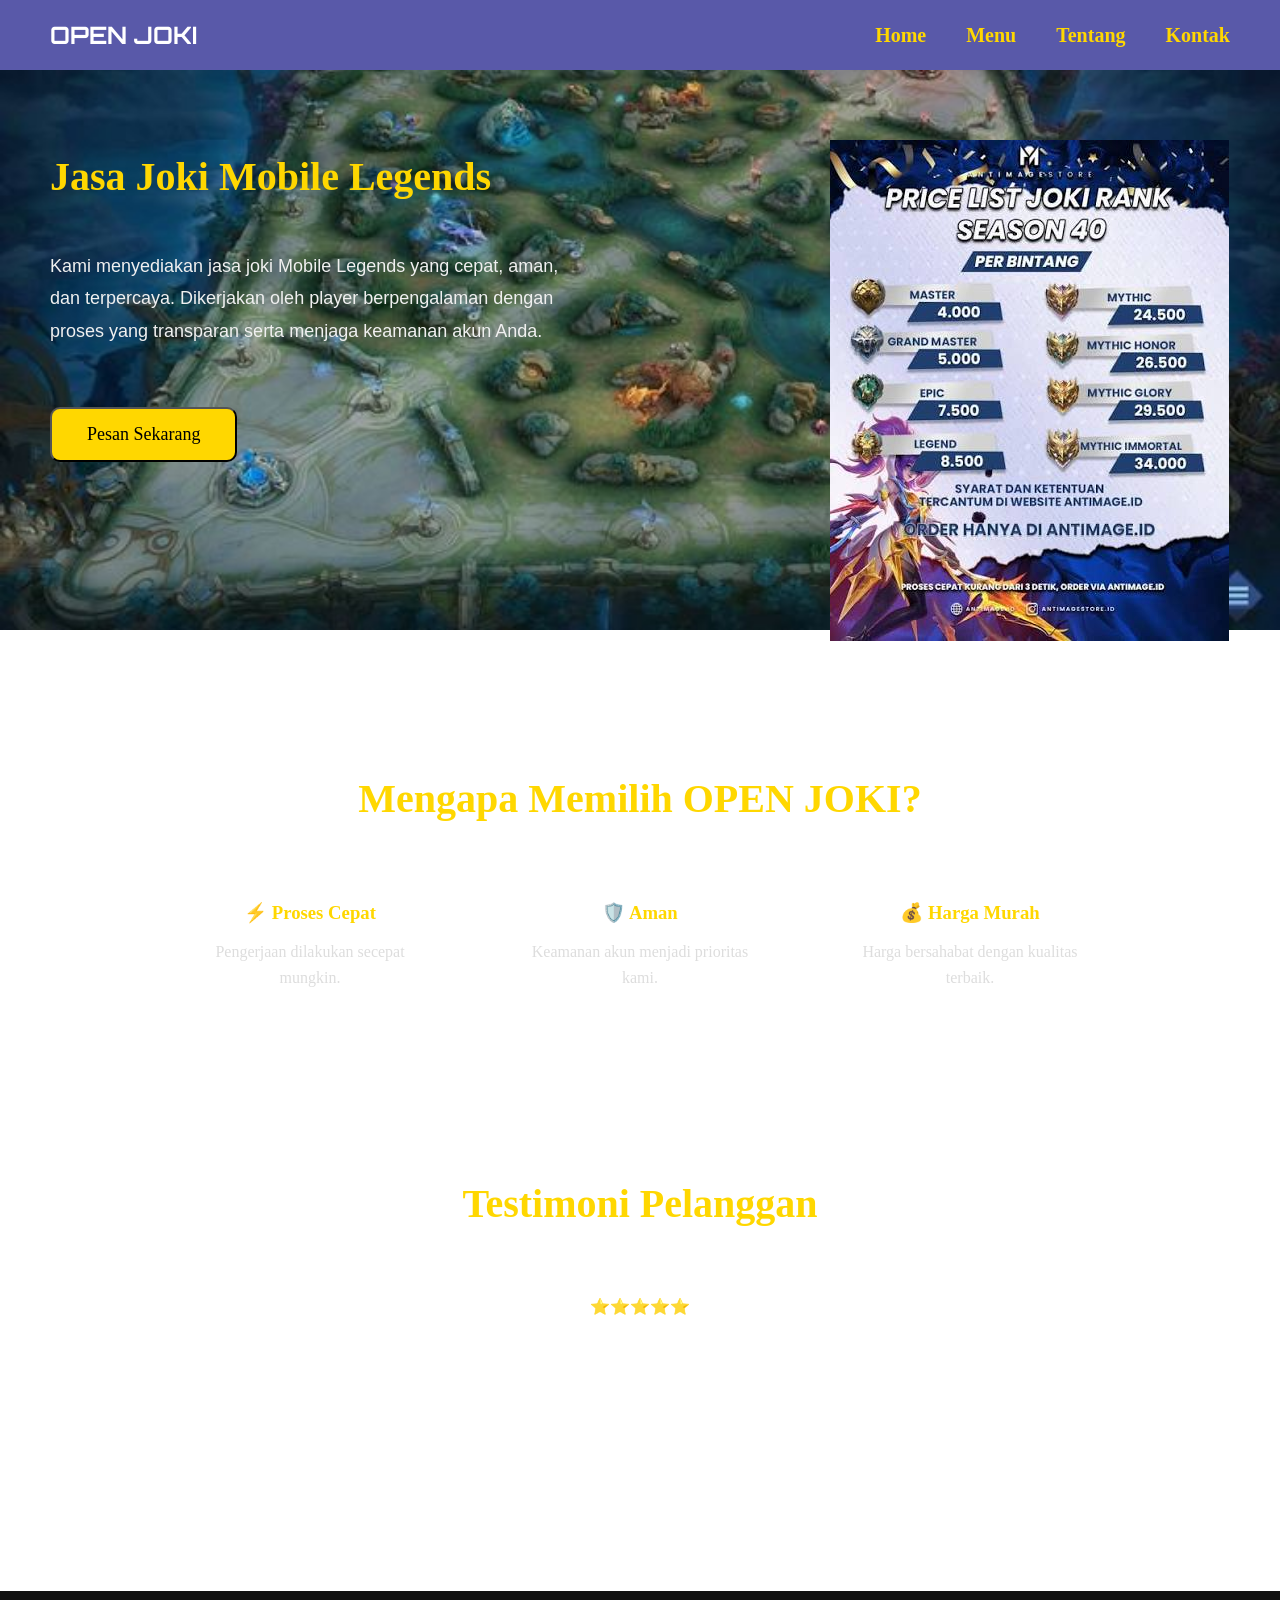
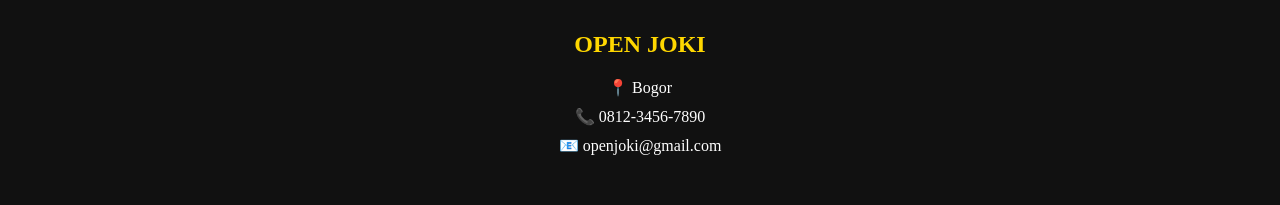
<file: pertemuan-8/index.html>
<!doctype html>
<html lang="en">
  <head>
    <meta charset="UTF-8" />
    <meta name="viewport" content="width=device-width, initial-scale=1.0" />
    <title>Top Joki</title>
    <link rel="icon" href="asset/logo-ml.jpg" />
    <link rel="stylesheet" href="style.css" />
    <link
      href="https://fonts.googleapis.com/css2?family=Orbitron:wght@400;700;900&display=swap"
      rel="stylesheet"
    />
  </head>
  <body>
    <nav class="navbar">
      <h1>OPEN JOKI</h1>

      <ul>
        <li><a href="#">Home</a></li>
        <li><a href="#">Menu</a></li>
        <li><a href="#">Tentang</a></li>
        <li><a href="#">Kontak</a></li>
      </ul>
    </nav>

    <section class="hero">
      <div class="hero-text">
        <h1 class="h1">Jasa Joki Mobile Legends</h1>

        <p>
          Kami menyediakan jasa joki Mobile Legends yang cepat, aman, dan
          terpercaya. Dikerjakan oleh player berpengalaman dengan proses yang
          transparan serta menjaga keamanan akun Anda.
        </p>

        <button href="#" class="btn">Pesan Sekarang</button>
      </div>

      <div class="foto">
        <img src="asset/images (17).jpg" alt="" />
      </div>
    </section>

    <section class="keunggulan">
      <h2>Mengapa Memilih OPEN JOKI?</h2>

      <div class="card-container">
        <div class="card">
          <h3>⚡ Proses Cepat</h3>
          <p>Pengerjaan dilakukan secepat mungkin.</p>
        </div>

        <div class="card">
          <h3>🛡️ Aman</h3>
          <p>Keamanan akun menjadi prioritas kami.</p>
        </div>

        <div class="card">
          <h3>💰 Harga Murah</h3>
          <p>Harga bersahabat dengan kualitas terbaik.</p>
        </div>
      </div>
    </section>

    <section class="testimoni">
      <h2>Testimoni Pelanggan</h2>

      <div class="card-testi">
        ⭐⭐⭐⭐⭐

        <p>"Fast respon dan aman, besoknya langsung Mythic."</p>

        <h4>- Andi</h4>
      </div>
    </section>
    <footer>
      <h2>OPEN JOKI</h2>

      <p>📍 Bogor</p>

      <p>📞 0812-3456-7890</p>

      <p>📧 openjoki@gmail.com</p>
    </footer>
  </body>
</html>
</file>
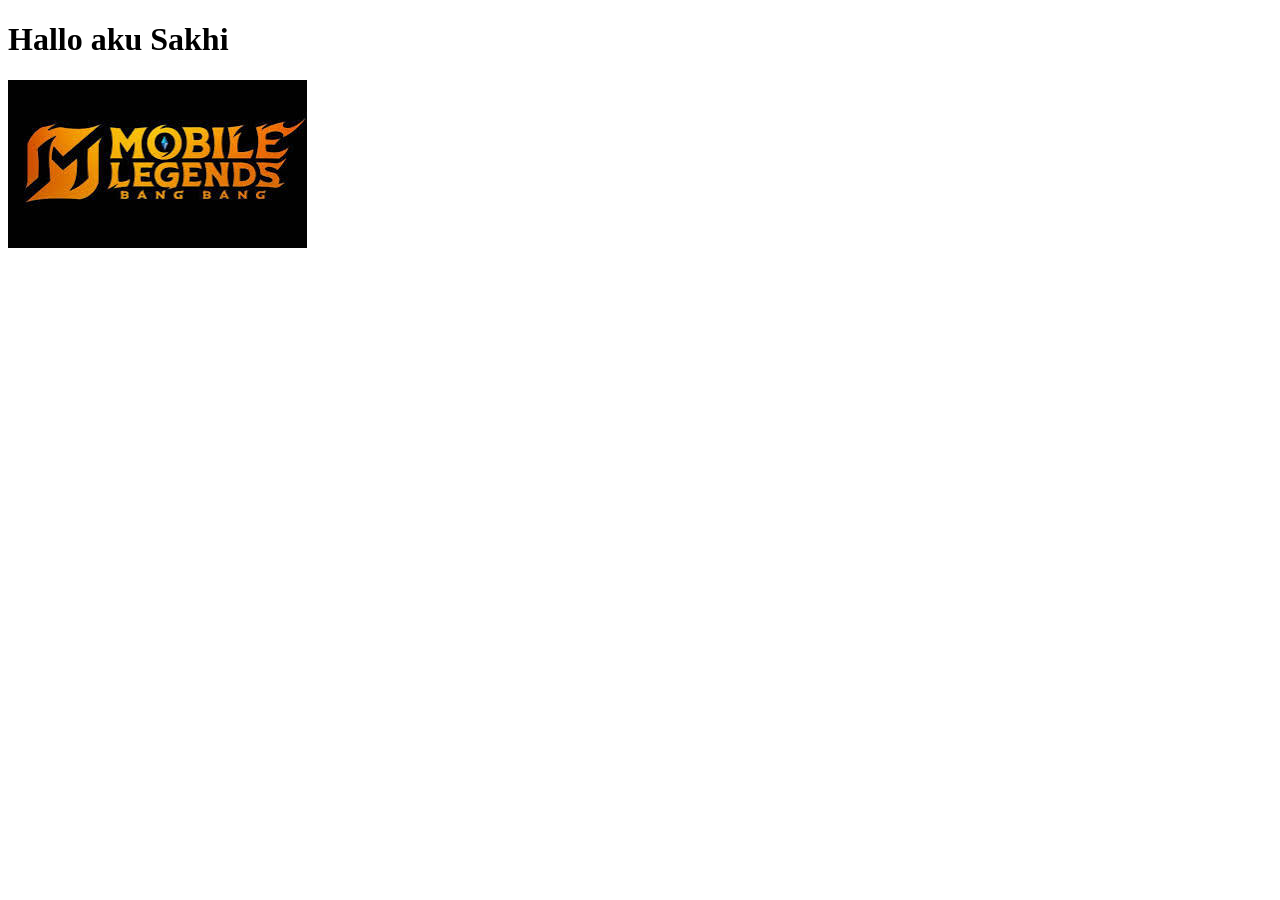
<file: pertemuan-3/biodata/biodata.html>
<!DOCTYPE html>
<html lang="en">
<head>
    <meta charset="UTF-8">
    <meta name="viewport" content="width=device-width, initial-scale=1.0">
    <title>My Biodata</title>
</head>
<body>
    <h1>Hallo aku Sakhi</h1>
    <img src="images (4).jpg" alt="Mobile legend">
</body>
</html>
</file>
<file: style.css>
.body {
    background: linear-gradient(135deg, #7EE8C7, #7CB9FF);
}

.header {
    display: flex;
    align-items: center;
    background-color: #1976D2;
    padding: 20px;
    border-radius: 20px;
    height: 80px;
}

.header img {
    width: 100px;
    border-radius: 50px;
}

.header h1 {
    margin: 0;
    margin-left:20px;
}

.tampilan {
    display: flex;
    flex-direction: row-reverse;
    align-items: center;
    justify-content: space-between;

    background:linear-gradient(
        90deg,
  
    );

    border-radius:25px;
    padding:70px;
}



.deskripsi hr{
    width: 163%;
    display: flex;
    flex-direction: column;
    margin-left: -30%;
    margin-top: 90px

}

.deskripsi h1{
    font-size: 45px;
    color: #003366;
    margin-bottom: 20px;   
}

.deskripsi p{
    font-size: 18px;
    color: #555;
    line-height: 30px;
    width: 60%;
    margin-top: -0px;  
    height: 20%; 
}

.deskripsi button {
    padding:18px 40px;
    border:none;
    border-radius:10px;
    background:#2563eb;
    color:white;
    font-size:20px;
    cursor:pointer;

    box-shadow:0 12px 25px rgba(37,99,235,.3);

}




.gambar{
    position: relative;
    width: 230px;
    height: 220px;
    
    margin-left: auto;
    margin-right: 90px;  /* makin besar = makin ke kiri */
    margin-top: 100px;    /* turun ke bawah */
    position: relative;
    top: -50px;
    left: 80px;

    top: -90px;   /* naik 40px */
}

.foto1{
    width: 320px;
    position: absolute;
    top: 3px;
    right: 110px;
    border-radius: 150px;
    object-fit: cover;
}

.foto2{
    width: 280px;
    position: absolute;
    top: -40px;
    right: 10%;
    border-radius: 100px;
    object-fit: cover;
    left: -20;
}

.video video{
    width: 100%;
    max-width: 800px;
    border-radius: 15px;
}

.Profil {
    background:#2563eb;
    background-color: ;
    border-radius: 10px;
     padding:18px 40px;
      padding:18px 40px;
    
}

.audio{
    text-align: center;
    margin: 50px 0;
}

.audio h2{
    color: #1565C0;
    margin-bottom: 20px;
}

.audio audio{
    width: 400px;
}

.informasi{
    display: flex;
    align-items: flex-start;
    gap: 50px;
    margin-top: 50px;
}

.gambar img{
    width: 350px;
    border-radius: 15px;
}

.list{
    flex: 1;
}
</file>
<file: evakuasi-02/style.css>
* {
  margin: 0;
  padding: 0;
  box-sizing: border-box;
}

body {
  background: linear-gradient(135deg, #4facfe 0%, #6a5af9 50%, #ff6ec7 100%);
  font-family: "Outfit", sans-serif;
}

.circle{
    position:absolute;
    width:300px;
    height:300px;
    background:#ffffff30;
    filter:blur(100px);
    border-radius:50%;
}

.navbar {
  background: rgba(255, 255, 255, 0.08);
  backdrop-filter: blur(15px);

  display: flex;
  justify-content: space-between;
  align-items: center;

  padding: 20px 100px;
}

.navbar ul {
  display: flex;
  list-style: none;
  gap: 40px;
}

.navbar ul li a {
  text-decoration: none;
  font-size: 20px;
  font-weight: bold;

  transition: 0.3s;
}

.navbar ul li a {
  color: black;
}

.logo {
  display: flex;
  align-items: center;
  gap: 20px;
}

.logo img {
  width: 70px;
  height: 70px;
  border-radius: 50px;
}

.logo h1 {
  font-size: 30px;
}

.logo {
  font-size: 35px;
  font-weight: 700;
}

.images {
  width: 400px;
  border-radius: 20px;
  display: block;
  margin-top: 70px;
}

.images:hover {
  transform: scale(1.05) rotate(-2deg);
}

.hero {
  display: flex;
  align-items: center;
  justify-content: space-between;
  gap: 60px;

  padding: 70px 100px;
}

.badge {
  display: inline-block;
  background: #ffffff20;
  color: white;
  padding: 8px 18px;
  border-radius: 30px;
  backdrop-filter: blur(10px);
  margin-bottom: 20px;
  font-size: 15px;
}

.images {
  width: 400px;
  border-radius: 20px;
  transition: 0.5s;
  box-shadow: 0 20px 50px rgba(0, 0, 0, 0.35);
}

.hero-text {
  max-width: 500px;
}

.hero-text h1 {
  font-size: 48px;
  margin-bottom: 20px;
  color: white;
}

.hero-text p {
  font-size: 20px;
  color: #555;
  line-height: 1.7;
  margin-bottom: 30px;
  color: rgba(255, 255, 255, 0.85);
}

.hero-text button {
  padding: 15px 35px;
  border: none;
  border-radius: 10px;
  background: white;
  color: #5b5cf0;
  font-weight: bold;
  font-size: 18px;
  cursor: pointer;
}

.info{
    display: flex;
    justify-content: center;
    gap: 30px;
    margin: 80px auto;
    flex-wrap: wrap;
}

.info-item{
    width: 230px;
    background: rgba(255,255,255,.15);
    backdrop-filter: blur(10px);
    border: 1px solid rgba(255,255,255,.2);
    border-radius: 18px;
    padding: 25px;
    text-align: center;
    color: white;
    transition: .3s;
    cursor: pointer;
}

.info-item:hover{
    transform: translateY(-8px);
    box-shadow: 0 15px 30px rgba(0,0,0,.2);
}

.info-item h3{
    margin: 15px 0 10px;
    font-size: 22px;
}

.info-item p{
    font-size: 15px;
    color: rgba(255,255,255,.8);
    line-height: 1.6;
}
</file>
<file: pertemuan-10/style.css>
* {
  margin: 0;
  padding: 0;
  box-sizing: border-box;
  font-family: "Poppins", sans-serif;
}

body {
  background: linear-gradient(135deg, #fff3e6, #ffd6a5);

  display: flex;
  justify-content: center; /* tengah kanan-kiri */
  align-items: center; /* tengah atas-bawah */
  min-height: 100vh;
}
.card {
  width: 500px;
  background: white;
  border-radius: 15px;
  overflow: hidden;
  box-shadow: 0 10px 25px rgba(0, 0, 0, 0.2);
  transition: 0.3s;
  flex-direction: column;
  display: flex;
}

.card:hover {
  transform: translateY(-8px);
}

.card img {
  width: 150px;
  height: 150px;
  border-radius: 50%;
  object-fit: cover;
  object-position: top;
  margin: 25px auto 15px;
  display: block;
}

.profile-header {
  height: 180px;
  background: linear-gradient(135deg, #723c08, #ffb347);
  display: flex;
  justify-content: center;
  align-items: center;
}

.profile-hard img {
  width: 150px;
  height: 150px;
  border-radius: 50%;
  object-fit: cover;
  border: 5px solid rgb(138, 17, 17);
}

h1 {
  color: rgb(95, 66, 19);
  padding: 0px 0px 0px 140px;
}

h2 {
  color: rgb(95, 66, 19);
  padding: 0px 0px 0px 10px;
}

p{
    font-size:17px;
    line-height:1.8;
    color:#555;
    font-weight:400;
    padding: 20px;
}

button {
    width:90%;
    margin:20px auto;
    display:block;
    padding: 20px;

  background: rgba(255, 102, 0, 0.15);
  backdrop-filter: blur(10px);
  -webkit-backdrop-filter: blur(10px);

  border: 1px solid rgba(255, 102, 0, 0.4);
  border-radius: 10px;

  color: #bd5f21d3;
  font-size: 16px;
  font-weight: bold;
  cursor: pointer;

  margin-top: auto;
  transition: 0.3s;
}

button:hover {
  background: #361703;
  color: white;
}

button:hover {
  background: #e65c00;
}


.btn{
    display: block;
    width: 90%;
    margin: 20px auto;
    padding: 14px;

    background: #f59e0b;
    color: white;
    text-decoration: none;
    text-align: center;

    border-radius: 12px;
    font-weight: bold;
    transition: .3s;
}

.btn:hover{
    background: #d97706;
    transform: translateY(-3px);
}
</file>
<file: pertemuan-11/style.css>
* {
  margin: 0;
  padding: 0;
  box-sizing: border-box;
}

body {
  min-height: 100vh;
  display: flex;
  justify-content: center; /* tengah horizontal */
  align-items: center; /* tengah vertikal */
  background: linear-gradient(135deg, #2dd4bf, #3b82f6);
}

.card {
  width: 800px;
  background: white;
  border-radius: 15px;
  overflow: hidden;
  box-shadow: 0 10px 25px rgba(0, 0, 0, 0.2);
  transition: 0.3s;
  flex-direction: column;
  display: flex;
  padding: 40px 0px 70px 0px;
}

.card:hover {
  transform: translateY(-8px);
}

.images {
    width: 100%;
    height: 450px;
    object-fit: cover;
}

h3 {
    padding: 0px 10px 20px 40px;
}

h1 {
  color: rgb(95, 66, 19);
  padding: 10px 0px 0px 40px;
  font-family: "Playfair Display", serif;
}

p {
  font-size: 17px;
  line-height: 1.8;
  color: #555;
  font-weight: 400;
  padding: 20px;
}

.gallery{
    display: grid;
    grid-template-columns: repeat(3, 1fr);
    gap: 15px;
    margin-top: 30px;
}

.gallery img{
    width: 100%;
    height: 220px;
    object-fit: cover;
    border-radius: 15px;
    transition: .3s;
}

.gallery img:hover{
    transform: scale(1.05);
}
.contact{
    margin-top: 50px;
    padding: 35px;
    background: #f8f8f8;
    border-radius: 15px;
}

.contact h2{
    text-align: center;
    margin-bottom: 30px;
    font-size: 32px;
    color: #333;
}

.contact-box{
    display: grid;
    grid-template-columns: repeat(2, 1fr);
    gap: 25px;
}

.item{
    background: white;
    padding: 20px;
    border-radius: 12px;
    box-shadow: 0 8px 20px rgba(0,0,0,.1);
}

.item h3{
    margin-bottom: 10px;
    color: #5b5cf0;
}

.item p{
    color: #555;
    line-height: 1.6;
}
</file>
<file: pertemuan-12/style.css>
* {
  padding: 0;
  margin: 0px;
  box-sizing: border-box;
}

html {
  scroll-behavior: smooth;
}

body {
  background: linear-gradient(135deg, #4facfe 0%, #6a5af9 50%, #ff6ec7 100%);
  font-family: "Outfit", sans-serif;
}

.circle {
  position: absolute;
  width: 300px;
  height: 300px;
  background: #ffffff30;
  filter: blur(100px);
  border-radius: 50%;
}

.navbar {
  background: rgba(255, 255, 255, 0.08);
  backdrop-filter: blur(15px);

  display: flex;
  justify-content: space-between;
  align-items: center;

  padding: 10px 20px;
  position: sticky;
  top: 0;
}

.navbar ul {
  display: flex;
  list-style: none;
  gap: 40px;
}

.navbar ul li a {
  text-decoration: none;
  font-size: 20px;
  font-weight: bold;

  transition: 0.3s;
}

.navbar ul li a {
  color: black;
}

.nav-right{
    display: flex;
    align-items: center;
    gap: 30px;
}

.login-btn{
    text-decoration: none;
    background: white;
    color: #6a5af9;
    padding: 10px 22px;
    border-radius: 10px;
    font-weight: bold;
    transition: 0.3s;
}

.login-btn:hover{
    background: #6a5af9;
    color: white;
}

.modal{
    position: fixed;
    top: 0;
    left: 0;

    width: 100%;
    height: 100vh;

    background: rgba(0,0,0,0.5);

    display: none;
    justify-content: center;
    align-items: center;
}

.modal:target{
    display: flex;
}
.modal-content{
    width:350px;
    background:white;
    padding:30px;
    border-radius:15px;
}

.modal-content h2{
    text-align:center;
    margin-bottom:20px;
}

.modal-content label{
    display:block;
    margin-top:15px;
    margin-bottom:5px;
    font-weight:bold;
}

.modal-content input{
    width:100%;
    padding:12px;
    border:1px solid #ccc;
    border-radius:8px;
    margin-bottom:10px;
    outline:none;
}

.modal-content button{
    width:100%;
    padding:12px;
    margin-top:15px;
    border:none;
    border-radius:8px;
    background:#6a5af9;
    color:white;
    font-size:16px;
    cursor:pointer;
}

.modal-content button:hover{
    background:#5548d9;
}

.close{
    display:block;
    text-align:center;
    margin-top:15px;
    text-decoration:none;
}

.logo {
  display: flex;
  align-items: center;
  gap: 20px;
}

.logo img {
  width: 70px;
  height: 70px;
  border-radius: 50px;
}

.logo h1 {
  font-size: 30px;
}

.logo {
  font-size: 35px;
  font-weight: 700;
}

.images {
  width: 400px;
  border-radius: 20px;
  display: block;
  margin-top: 70px;
}

.images:hover {
  transform: scale(1.05) rotate(-2deg);
}

.hero {
  display: flex;
  align-items: center;
  justify-content: space-between;
  gap: 60px;

  padding: 70px 100px;
}

.badge {
  display: inline-block;
  background: #ffffff20;
  color: white;
  padding: 8px 18px;
  border-radius: 30px;
  backdrop-filter: blur(10px);
  margin-bottom: 20px;
  font-size: 15px;
}

.images {
  width: 400px;
  border-radius: 20px;
  transition: 0.5s;
  box-shadow: 0 20px 50px rgba(0, 0, 0, 0.35);
}

.hero-text {
  max-width: 500px;
}

.hero-text h1 {
  font-size: 48px;
  margin-bottom: 20px;
  color: white;
}

.hero-text p {
  font-size: 20px;
  color: #555;
  line-height: 1.7;
  margin-bottom: 30px;
  color: rgba(255, 255, 255, 0.85);
}

.hero-text button {
  padding: 15px 35px;
  border: none;
  border-radius: 10px;
  background: white;
  color: #5b5cf0;
  font-weight: bold;
  font-size: 18px;
  cursor: pointer;
}

.info {
  display: flex;
  justify-content: center;
  gap: 30px;
  margin: 80px auto;
  flex-wrap: wrap;
}

.info-item {
  width: 230px;
  background: rgba(255, 255, 255, 0.15);
  backdrop-filter: blur(10px);
  border: 1px solid rgba(255, 255, 255, 0.2);
  border-radius: 18px;
  padding: 25px;
  text-align: center;
  color: white;
  transition: 0.3s;
  cursor: pointer;
}

.info-item:hover {
  transform: translateY(-8px);
  box-shadow: 0 15px 30px rgba(0, 0, 0, 0.2);
}

.info-item h3 {
  margin: 15px 0 10px;
  font-size: 22px;
}

.info-item p {
  font-size: 15px;
  color: rgba(255, 255, 255, 0.8);
  line-height: 1.6;
}

table {
  width: 120%;
  border-collapse: collapse;
  text-align: center;
  align-items: center;
  margin: 20px auto;
  border-collapse: collapse;
  margin: 20px auto;
  background: white;
  border-radius: 15px;
  overflow: hidden;
}

th {
  background: linear-gradient(90deg, #5b5cf0, #8b5cf6);
  color: white;
}

th,
td {
  padding: 15px;
  border: 1px solid #090202;
}

.btn {
  display: inline-block;
  padding: 15px 35px;
  background: white;
  color: #5b5cf0;
  text-decoration: none;
  border-radius: 10px;
  font-size: 18px;
  font-weight: bold;
  transition: 0.3s;
}

.btn:hover {
  transform: scale(1.05);
}

.table-box {
  width: 850px;
  margin: 40px auto;
  background: white;
  padding: 25px;
  border-radius: 20px;
  box-shadow: 0 20px 40px rgba(0, 0, 0, 0.2);
}

tbody tr:hover {
  background: #f5f5f5;
  transition: 0.3s;
}

.footer{
    margin-top:80px;
    padding:50px 20px;
    text-align:center;

    background:rgba(255,255,255,.08);
    backdrop-filter:blur(15px);

    color:white;
}

.footer h2{
    font-size:32px;
    margin-bottom:15px;
}

.footer p{
    font-size:18px;
    line-height:30px;
}

.footer-contact{
    margin:30px 0;
}

.footer-contact p{
    margin:8px 0;
}

.footer hr{
    width:80%;
    margin:30px auto;
    border:.5px solid rgba(255,255,255,.3);
}

.copyright{
    font-size:15px;
    opacity:.8;
}
</file>
<file: pertemuan-13/style.css>
* {
    padding: 0;
    margin: 0;
    box-sizing: border-box;
}

.circle {
  position: absolute;
  width: 300px;
  height: 300px;
  background: #ffffff30;
  filter: blur(100px);
  border-radius: 50%;
}

.navbar {
   background: linear-gradient(135deg, #4facfe 0%, #6a5af9 50%, #ff6ec7 100%);
  backdrop-filter: blur(15px);

  display: flex;
  justify-content: space-between;
  align-items: center;

  padding: 10px 20px;
  position: sticky;
  top: 0;
}

.navbar ul {
  display: flex;
  list-style: none;
  gap: 40px;
}

.navbar ul li a {
  text-decoration: none;
  font-size: 20px;
  font-weight: bold;

  transition: 0.3s;
}

.navbar ul li a {
  color: black;
}

.nav-right{
    display: flex;
    align-items: center;
    gap: 30px;
}

.login-btn{
    text-decoration: none;
    background: white;
    color: #6a5af9;
    padding: 10px 22px;
    border-radius: 10px;
    font-weight: bold;
    transition: 0.3s;
}

.login-btn:hover{
    background: #6a5af9;
    color: white;
}

.modal{
    position: fixed;
    top: 0;
    left: 0;

    width: 100%;
    height: 100vh;

    background: rgba(0,0,0,0.5);

    display: none;
    justify-content: center;
    align-items: center;
}

.modal:target{
    display: flex;
}
.modal-content{
    width:350px;
    background:white;
    padding:30px;
    border-radius:15px;
}

.modal-content h2{
    text-align:center;
    margin-bottom:20px;
}

.modal-content label{
    display:block;
    margin-top:15px;
    margin-bottom:5px;
    font-weight:bold;
}

.modal-content input{
    width:100%;
    padding:12px;
    border:1px solid #ccc;
    border-radius:8px;
    margin-bottom:10px;
    outline:none;
}

.modal-content button{
    width:100%;
    padding:12px;
    margin-top:15px;
    border:none;
    border-radius:8px;
    background:#6a5af9;
    color:white;
    font-size:16px;
    cursor:pointer;
}

.modal-content button:hover{
    background:#5548d9;
}

.close{
    display:block;
    text-align:center;
    margin-top:15px;
    text-decoration:none;
}

.logo {
  display: flex;
  align-items: center;
  gap: 20px;
}

.logo img {
  width: 70px;
  height: 70px;
  border-radius: 50px;
}

.logo h1 {
  font-size: 30px;
}

.logo {
  font-size: 35px;
  font-weight: 700;
}

.search-box{
    display: flex;
    justify-content: center;
    margin: 40px 0;
}

.search-box input{
    width: 400px;
    padding: 12px 20px;
    border: 2px solid #ccc;
    border-radius: 10px;
    font-size: 16px;
    outline: none;
    transition: .3s;
}

.search-box input:focus{
    border-color: #6a5af9;
    box-shadow: 0 0 10px rgba(106,90,249,.3);
}

input[type="search"]{
    box-shadow: 0 5px 15px rgba(0,0,0,.08);
}

.produk {
  display: flex;
  gap: 30px;
  justify-content: flex-start;
  flex-wrap: wrap;
  margin-top: 50px;
  margin-left: 130px;
}

.card {
  width: 320px;
  background: white;
  border-radius: 15px;
  overflow: hidden;
  box-shadow: 0 10px 25px rgba(0, 0, 0, 0.2);
  transition: 0.35s;
  flex-direction: column;
  display: flex;
  border: 2px solid transparent;
  position: relative;
  overflow: hidden;
}

.card:hover {
  transform: translateY(-10px);
  box-shadow: 0 18px 40px rgba(0,0,0,.18);;
}

.card::before{
    content: "NEW";
    position: absolute;
    top: 18px;
    left: -38px;

    width: 120px;
    text-align: center;

    background: #00c853;
    color: white;

    padding: 8px 0;
    font-weight: bold;

    transform: rotate(-45deg);

    z-index: 100;
}

.card img {
  width: 100%;
  height: 220px;
  object-fit: cover;
}

.card-body {
  padding: 20px;
  display: flex;
  flex-direction: column;
  flex: 1;
}

.card h2 {
  margin-bottom: 10px;
}

.rating {
  color: rgb(11, 7, 0);
  margin-bottom: 10px;
}

.desc {
  color: #666;
  line-height: 1.5;
  margin-bottom: 15px;
}

.price {
  color: #5a02cd;
  font-size: 28px;
  font-weight: bold;
  margin-bottom: 20px;
}

button {
  width: 100%;
  padding: 12px;

  background: rgba(30, 0, 199, 0.15);
  backdrop-filter: blur(10px);
  -webkit-backdrop-filter: blur(10px);

  border: 1px solid rgba(102, 0, 113, 0.4);
  border-radius: 50px;

  color: #008cff;
  font-size: 16px;
  font-weight: bold;
  cursor: pointer;

  margin-top: auto;
  transition: .3s;
}

button:hover {
  background: #ff6600;
  color: white;
}

button:hover {
  background: #5a02cd;
}

.card-img {
    background-color: #f8f8f8;
    margin: 15px;
    border: 15px;
    padding: 20px;
}

.card-img img {
    width: 100%;
    height: 200px;
    object-fit: contain;
}

.container-card:first-child{
    outline: 2px solid rgb(51, 0, 128);
}

.desc::first-letter{
    font-size: 45px;
    color: #6a5af9;
    font-weight: bold;
    float: left;
    line-height: .8;
    margin-right: 5px;
}
</file>
<file: pertemuan-14/style.css>
* {
    margin: 0;
    padding: 0;
}

body{
    display:flex;
}

.main-content{
    flex:1;
}

.navbar {
   background: linear-gradient(135deg, #4facfe 0%, #6a5af9 50%, #ff6ec7 100%);
  backdrop-filter: blur(15px);

  display: flex;
  justify-content: space-between;
  align-items: center;

  padding: 30px 20px;
  position: sticky;
  top: 0;
}

.left{
    display: flex;
    align-items: center;
    gap: 15px;
}

.search-box {
    display: flex;
    justify-content: center;
    

}

.search-box input{
    width: 210px;
    padding: 10px 20px;
    border: 2px solid #ccc;
    border-radius: 10px;
    font-size: 15px;
    outline: none;
    transition: .3s;
}

.sidebar{
    display:flex;
    flex-direction:column;
    width:220px;
    height:100vh;
    background:#f1f1f1;
    
}

.sidebar-footer{
    margin-top:auto;
    padding:20px;
    color:#888;
    font-size:14px;
}

.sidebar hr{
    margin:20px;
    border:1px solid #ddd;
}

h2 {
    margin-top: 40px;
    margin-left: 40px;
    font-size: 30px;
}

.sidebar ul{
    list-style:none;
    display:flex;
    flex-direction:column;
    gap:20px;
    margin-top:80px;
    margin-left:20px;
}

.sidebar ul li a {
  text-decoration: none;
  font-size: 20px;
  font-weight: bold;

  transition: 0.3s;
}

.sidebar ul li a{
    display:block;
    padding:12px 1px;
}

.sidebar-right{
    display: flex;
    align-items: center;
    gap: 30px;
}

.sidebar h2{
    margin-top:40px;
    margin-left:40px;
    font-size:30px;
}

.sidebar ul li a:hover,
.sidebar ul li a.active{
    background:#6a5af9;
    color:white;
    border-radius:10px;
}

.dashboard-card{
    display: flex;
    justify-content: center;
    gap: 30px;

    padding: 40px;
}

.card{
    width: 250px;
    background: white;
    padding: 25px;

    border-radius: 15px;
    box-shadow: 0 5px 15px rgba(0,0,0,.15);

    text-align: center;

    transition: .3s;
}

.card:hover{
    transform: translateY(-8px);
}

.card h3{
    color: #666;
    margin-bottom: 15px;
}

.card h2{
    color:#6a5af9;
    font-size:35px;
    margin:0;
}

.chart-card{
    width:900px;
    margin:40px auto;
    background:white;
    padding:30px;
    border-radius:15px;
    box-shadow:0 5px 20px rgba(0,0,0,.15);
}

.chart{
    display:flex;
    align-items:flex-end;
    gap:20px;

    height:300px;
    margin-top:30px;
}

.bar{
    width:60px;
    background:linear-gradient(#4facfe,#6a5af9,#ff6ec7);
    border-radius:10px 10px 0 0;

    transition:.3s;
}

.bar:hover{
    transform:scaleY(1.1);
}

.chart{
    border-left:2px solid #ddd;
    border-bottom:2px solid #ddd;
    position:relative;
}
</file>
<file: pertemuan-5/style.css>
body{
    background: linear-gradient(135deg,#c8f7e8,#d6e9ff);
    font-family: Arial, sans-serif;
}

.container{
    width: 450px;
    margin: 50px auto;
    background: white;
    padding: 30px;
    border-radius: 15px;
    box-shadow: 0 8px 20px rgba(0,0,0,.15);
}

h1{
    text-align: center;
    color:#0b5394;
}

.logo{
    display:block;
    margin:0 auto 20px;
    width:170px;
}
input,
select{
    width:100%;
    padding:10px;
    margin-bottom:15px;
    border-radius:8px;
    border:1px solid #ccc;
    box-sizing:border-box;
}

button{
    width: 100%;
    padding: 12px;
    margin-top: 20px;
    background: #0d6efd;
    color: white;
    border: none;
    border-radius: 8px;
    font-size: 18px;
    font-weight: bold;
    cursor: pointer;
    transition: 0.3s;
}

button:hover{
    background: #0b5ed7;
    transform: translateY(-2px);
}

button:active{
    transform: translateY(0);
}
</file>
<file: pertemuan-7/style.css>
*{
    margin: 0;
    padding: 0;
    box-sizing: border-box;
}

body{
    font-family: Arial, Helvetica, sans-serif;
    background-color: #f5f5f5;
    color: #333;
    padding: 40px;
}

#judul{
    text-align: center;
    margin-bottom: 25px;
    color: brown;
}

.Hobi{
    color: brown;
    margin-top: 25px;
    margin-bottom: 10px;
}

.skill {
    color: brown;
    margin-top: 25px;
    margin-bottom: 10px;
}

div{
    background: white;
    padding: 20px;
    border-radius: 10px;
    box-shadow: 0 0 10px rgba(0,0,0,0.1);
    margin-bottom: 20px;
}

p{
    margin: 15px 0;
    line-height: 1.6;
}

ul{
    margin-left: 25px;
    margin-bottom: 20px;
}

li{
    margin-bottom: 8px;
}

table{
    width: 100%;
    border-collapse: collapse;
    margin-bottom: 25px;
}

table th{
    background-color: brown;
    color: white;
}

table th,
table td{
    border: 1px solid #999;
    padding: 10px;
    text-align: center;
}

label{
    font-weight: bold;
}

input{
    width: 100%;
    padding: 10px;
    margin-top: 5px;
    margin-bottom: 15px;
    border: 1px solid #ccc;
    border-radius: 8px;
}

input:focus{
    outline: none;
    border-color: brown;
    box-shadow: 0 0 5px rgba(165,42,42,0.4);
}
</file>
<file: pertemuan-8/style.css>
* {
  margin: 0;
  padding: 0;
  box-sizing: border-box;
}

body {
  background-image: url(asset/image-land.jpg);
  background-repeat: no-repeat;
  height: 400px;
  color: white;
  background-size: 100%;
  background-attachment: fixed;
}

.navbar {
  background-color: rgb(89, 89, 169);

  display: flex;
  justify-content: space-between;
  align-items: center;

  padding: 20px 50px;
}

.navbar ul {
  display: flex;
  list-style: none;
  gap: 40px;
}

.navbar ul li a {
  text-decoration: none;
  color: white;
  font-size: 20px;
  font-weight: bold;

  transition: 0.3s;
}

.navbar ul li a {
  color: gold;
}

.foto {
  margin-top: 20px;
  margin-left: 35px;
  width: 400px;
  border-radius: 20px;
}

.hero {
  display: flex;
  justify-content: space-between;
  align-items: center;

  padding: 50px;
}

.h1 {
  color: #ffd700;
  margin-bottom: 50px;
  margin-top: -150px;
  font-size: 40px;
}

.hero-text {
  width: 45%;
  color: white;
}

.hero-image img {
  width: 400px;
  border-radius: 10px;
}

.navbar h1 {
  font-family: "Orbitron", sans-serif;
}

.hero-text p {
  font-family: "Poppins", sans-serif;
  font-size: 18px;
  color: #f0f0f0;
  line-height: 1.8;
  margin-top: 20px;
  margin-bottom: 30px;
}

.btn {
  display: inline-block;
  margin-top: 30px;

  background: #ffd700;
  color: black;

  padding: 15px 35px;

  text-decoration: none;
  font-family: "Black Ops One", cursive;
  font-size: 18px;

  border-radius: 10px;

  transition: 0.3s;
}

.btn:hover {
  background: white;
  color: rgb(89, 89, 169);

  transform: scale(1.05);
}

.keunggulan {
  padding: 80px 50px;
  text-align: center;
  color: white;
}

.keunggulan h2 {
  font-size: 40px;
  font-family: "Black Ops One", cursive;
  color: #ffd700;
  margin-bottom: 50px;
}

.card-container {
  display: flex;
  justify-content: center;
  gap: 30px;
}

.card {
  width: 300px;
  background: rgba(255, 255, 255, 0.1);
  backdrop-filter: blur(10px);

  padding: 30px;
  border-radius: 15px;

  transition: 0.3s;
}

.card:hover {
  transform: translateY(-10px);
}

.card h3 {
  margin-bottom: 15px;
  color: #ffd700;
}

.card p {
  color: #ddd;
  line-height: 1.6;
}

.harga {
  padding: 80px 50px;
  text-align: center;
  color: white;
}

.harga h2 {
  font-size: 40px;
  color: #ffd700;
  margin-bottom: 30px;
  font-family: "Black Ops One", cursive;
}

.harga table {
  margin: auto;
  border-collapse: collapse;
  width: 70%;
}

.harga th {
  background: #ffd700;
  color: black;
  padding: 15px;
}

.harga td {
  padding: 15px;
  border: 1px solid white;
}

.harga tr:nth-child(even) {
  background: rgba(255, 255, 255, 0.1);
}

.testimoni {
  padding: 80px 50px;
  text-align: center;
  color: white;
}

.testimoni h2 {
  color: #ffd700;
  font-size: 40px;
  margin-bottom: 40px;
  font-family: "Black Ops One", cursive;
}

.card-testi {
  width: 500px;
  margin: auto;

  background: rgba(255, 255, 255, 0.1);

  padding: 30px;

  border-radius: 15px;
}

.card-testi p {
  margin: 20px 0;
  line-height: 1.7;
}

footer {
  margin-top: 80px;

  background: #111;

  color: white;

  text-align: center;

  padding: 40px;
}

footer h2 {
  color: #ffd700;
  margin-bottom: 20px;
}

footer p {
  margin: 10px;
}

.card:hover,
.card-testi:hover {
  transform: translateY(-10px);

  box-shadow: 0 10px 30px rgba(255, 215, 0, 0.3);
}
</file>
